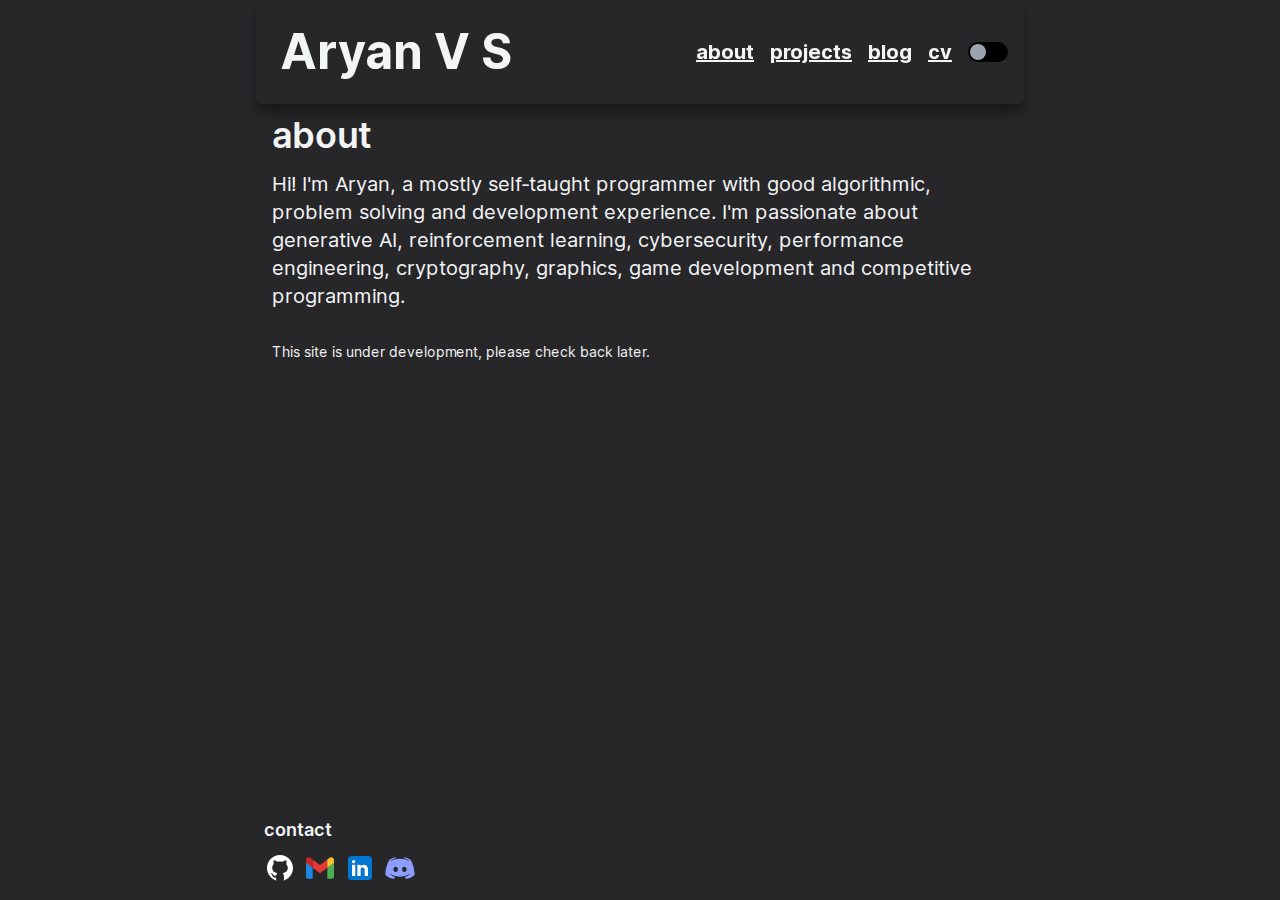
<file: index.html>
<!DOCTYPE html><html lang="en"><head><meta charSet="utf-8"/><meta name="viewport" content="width=device-width, initial-scale=1"/><link rel="preload" href="/_next/static/media/c9a5bc6a7c948fb0-s.p.woff2" as="font" crossorigin="" type="font/woff2"/><link rel="stylesheet" href="/_next/static/css/4c71f45e7ee5afc1.css" crossorigin="" data-precedence="next"/><link rel="preload" as="script" fetchPriority="low" href="/_next/static/chunks/webpack-1b3f87d4649952c0.js" crossorigin=""/><script src="/_next/static/chunks/fd9d1056-13a3caef389136f9.js" async="" crossorigin=""></script><script src="/_next/static/chunks/938-8617b516b244512c.js" async="" crossorigin=""></script><script src="/_next/static/chunks/main-app-360fa8a48116abc0.js" async="" crossorigin=""></script><script src="/_next/static/chunks/915-097d4a36ed8f0fca.js" async=""></script><script src="/_next/static/chunks/app/layout-c356bb70aa365022.js" async=""></script><link rel="icon" href="/favicon.ico" type="image/x-icon" sizes="16x16"/><meta name="next-size-adjust"/><script src="/_next/static/chunks/polyfills-c67a75d1b6f99dc8.js" crossorigin="" noModule=""></script></head><body class="__className_aaf875 dark-mode"><header><nav><a href="/" class="name">Aryan V S</a><div class="flex justify-between items-center space-x-4 mx-2"><a class="navlink" href="/">about</a><a class="navlink" href="/projects/">projects</a><a class="navlink" href="/">blog</a><a class="navlink" target="_blank" href="https://drive.google.com/file/d/1A53ZjSHKMQQxEl6R5EmiEUSYJK4_dA0x/view">cv</a><div class="toggle-button"><div class="toggle-icon"><div class="moon-icon">🌙</div><div class="sun-icon">☀️</div></div><div class="toggle-switch"></div></div></div></nav></header><main><div><span class="heading">about</span><p class="mt-2 text-xl">
          Hi! I&#x27;m Aryan, a mostly self-taught programmer with good algorithmic, problem solving and development
          experience. I&#x27;m passionate about generative AI, reinforcement learning, cybersecurity, performance
          engineering, cryptography, graphics, game development and competitive programming.
        </p><p class="pt-8 text-sm">This site is under development, please check back later.</p></div></main><footer><span class="font-semibold text-lg">contact</span><div><div class="contact"><a href="https://github.com/a-r-r-o-w" target="_blank" rel="noreferrer" aria-label="GitHub"><svg xmlns="http://www.w3.org/2000/svg" class="contact_link links__github" viewBox="0,0,256,256"><g fill-rule="nonzero" stroke="none" stroke-width="1" stroke-linecap="butt" stroke-linejoin="miter" stroke-miterlimit="10" stroke-dasharray="" stroke-dashoffset="0" font-family="none" font-weight="none" font-size="none" text-anchor="none" style="mix-blend-mode:normal"><g transform="scale(4,4)"><path d="M32,6c-14.359,0 -26,11.641 -26,26c0,12.277 8.512,22.56 19.955,25.286c-0.592,-0.141 -1.179,-0.299 -1.755,-0.479v-5.957c0,0 -0.975,0.325 -2.275,0.325c-3.637,0 -5.148,-3.245 -5.525,-4.875c-0.229,-0.993 -0.827,-1.934 -1.469,-2.509c-0.767,-0.684 -1.126,-0.686 -1.131,-0.92c-0.01,-0.491 0.658,-0.471 0.975,-0.471c1.625,0 2.857,1.729 3.429,2.623c1.417,2.207 2.938,2.577 3.721,2.577c0.975,0 1.817,-0.146 2.397,-0.426c0.268,-1.888 1.108,-3.57 2.478,-4.774c-6.097,-1.219 -10.4,-4.716 -10.4,-10.4c0,-2.928 1.175,-5.619 3.133,-7.792c-0.2,-0.567 -0.533,-1.714 -0.533,-3.583c0,-1.235 0.086,-2.751 0.65,-4.225c0,0 3.708,0.026 7.205,3.338c1.614,-0.47 3.341,-0.738 5.145,-0.738c1.804,0 3.531,0.268 5.145,0.738c3.497,-3.312 7.205,-3.338 7.205,-3.338c0.567,1.474 0.65,2.99 0.65,4.225c0,2.015 -0.268,3.19 -0.432,3.697c1.898,2.153 3.032,4.802 3.032,7.678c0,5.684 -4.303,9.181 -10.4,10.4c1.628,1.43 2.6,3.513 2.6,5.85v8.557c-0.576,0.181 -1.162,0.338 -1.755,0.479c11.443,-2.726 19.955,-13.009 19.955,-25.286c0,-14.359 -11.641,-26 -26,-26zM33.813,57.93c-0.599,0.042 -1.203,0.07 -1.813,0.07c0.61,0 1.213,-0.029 1.813,-0.07zM37.786,57.346c-1.164,0.265 -2.357,0.451 -3.575,0.554c1.218,-0.103 2.411,-0.29 3.575,-0.554zM32,58c-0.61,0 -1.214,-0.028 -1.813,-0.07c0.6,0.041 1.203,0.07 1.813,0.07zM29.788,57.9c-1.217,-0.103 -2.411,-0.289 -3.574,-0.554c1.164,0.264 2.357,0.451 3.574,0.554z"></path></g></g></svg></a><a href="mailto:contact.aryanvs@gmail.com" target="_blank" rel="noreferrer" aria-label="Email"><svg xmlns="http://www.w3.org/2000/svg" class="contact_link" viewBox="0 0 48 48"><path fill="#4caf50" d="M45,16.2l-5,2.75l-5,4.75L35,40h7c1.657,0,3-1.343,3-3V16.2z"></path><path fill="#1e88e5" d="M3,16.2l3.614,1.71L13,23.7V40H6c-1.657,0-3-1.343-3-3V16.2z"></path><polygon fill="#e53935" points="35,11.2 24,19.45 13,11.2 12,17 13,23.7 24,31.95 35,23.7 36,17"></polygon><path fill="#c62828" d="M3,12.298V16.2l10,7.5V11.2L9.876,8.859C9.132,8.301,8.228,8,7.298,8h0C4.924,8,3,9.924,3,12.298z"></path><path fill="#fbc02d" d="M45,12.298V16.2l-10,7.5V11.2l3.124-2.341C38.868,8.301,39.772,8,40.702,8h0 C43.076,8,45,9.924,45,12.298z"></path></svg></a><a href="https://linkedin.com/in/aryan-v-s" target="_blank" rel="noreferrer" aria-label="LinkedIn"><svg xmlns="http://www.w3.org/2000/svg" class="contact_link" viewBox="0 0 48 48"><path fill="#0078d4" d="M42,37c0,2.762-2.238,5-5,5H11c-2.761,0-5-2.238-5-5V11c0-2.762,2.239-5,5-5h26c2.762,0,5,2.238,5,5 V37z"></path><path d="M30,37V26.901c0-1.689-0.819-2.698-2.192-2.698c-0.815,0-1.414,0.459-1.779,1.364 c-0.017,0.064-0.041,0.325-0.031,1.114L26,37h-7V18h7v1.061C27.022,18.356,28.275,18,29.738,18c4.547,0,7.261,3.093,7.261,8.274 L37,37H30z M11,37V18h3.457C12.454,18,11,16.528,11,14.499C11,12.472,12.478,11,14.514,11c2.012,0,3.445,1.431,3.486,3.479 C18,16.523,16.521,18,14.485,18H18v19H11z" opacity=".05"></path><path d="M30.5,36.5v-9.599c0-1.973-1.031-3.198-2.692-3.198c-1.295,0-1.935,0.912-2.243,1.677 c-0.082,0.199-0.071,0.989-0.067,1.326L25.5,36.5h-6v-18h6v1.638c0.795-0.823,2.075-1.638,4.238-1.638 c4.233,0,6.761,2.906,6.761,7.774L36.5,36.5H30.5z M11.5,36.5v-18h6v18H11.5z M14.457,17.5c-1.713,0-2.957-1.262-2.957-3.001 c0-1.738,1.268-2.999,3.014-2.999c1.724,0,2.951,1.229,2.986,2.989c0,1.749-1.268,3.011-3.015,3.011H14.457z" opacity=".07"></path><path fill="#fff" d="M12,19h5v17h-5V19z M14.485,17h-0.028C12.965,17,12,15.888,12,14.499C12,13.08,12.995,12,14.514,12 c1.521,0,2.458,1.08,2.486,2.499C17,15.887,16.035,17,14.485,17z M36,36h-5v-9.099c0-2.198-1.225-3.698-3.192-3.698 c-1.501,0-2.313,1.012-2.707,1.99C24.957,25.543,25,26.511,25,27v9h-5V19h5v2.616C25.721,20.5,26.85,19,29.738,19 c3.578,0,6.261,2.25,6.261,7.274L36,36L36,36z"></path></svg></a><a href="https://discordapp.com/users/761868631021584406" target="_blank" rel="noreferrer" aria-label="Discord"><svg xmlns="http://www.w3.org/2000/svg" class="contact_link" viewBox="0 0 48 48"><path fill="#8c9eff" d="M40,12c0,0-4.585-3.588-10-4l-0.488,0.976C34.408,10.174,36.654,11.891,39,14c-4.045-2.065-8.039-4-15-4s-10.955,1.935-15,4c2.346-2.109,5.018-4.015,9.488-5.024L18,8c-5.681,0.537-10,4-10,4s-5.121,7.425-6,22c5.162,5.953,13,6,13,6l1.639-2.185C13.857,36.848,10.715,35.121,8,32c3.238,2.45,8.125,5,16,5s12.762-2.55,16-5c-2.715,3.121-5.857,4.848-8.639,5.815L33,40c0,0,7.838-0.047,13-6C45.121,19.425,40,12,40,12z M17.5,30c-1.933,0-3.5-1.791-3.5-4c0-2.209,1.567-4,3.5-4s3.5,1.791,3.5,4C21,28.209,19.433,30,17.5,30z M30.5,30c-1.933,0-3.5-1.791-3.5-4c0-2.209,1.567-4,3.5-4s3.5,1.791,3.5,4C34,28.209,32.433,30,30.5,30z"></path></svg></a></div></div></footer><script src="/_next/static/chunks/webpack-1b3f87d4649952c0.js" crossorigin="" async=""></script><script>(self.__next_f=self.__next_f||[]).push([0]);self.__next_f.push([2,null])</script><script>self.__next_f.push([1,"1:HL[\"/_next/static/media/c9a5bc6a7c948fb0-s.p.woff2\",\"font\",{\"crossOrigin\":\"\",\"type\":\"font/woff2\"}]\n2:HL[\"/_next/static/css/4c71f45e7ee5afc1.css\",\"style\",{\"crossOrigin\":\"\"}]\n0:\"$L3\"\n"])</script><script>self.__next_f.push([1,"4:I[7690,[],\"\"]\n6:I[8632,[\"915\",\"static/chunks/915-097d4a36ed8f0fca.js\",\"185\",\"static/chunks/app/layout-c356bb70aa365022.js\"],\"\"]\n7:I[5613,[],\"\"]\n8:I[1778,[],\"\"]\na:I[8955,[],\"\"]\n"])</script><script>self.__next_f.push([1,"3:[[[\"$\",\"link\",\"0\",{\"rel\":\"stylesheet\",\"href\":\"/_next/static/css/4c71f45e7ee5afc1.css\",\"precedence\":\"next\",\"crossOrigin\":\"\"}]],[\"$\",\"$L4\",null,{\"buildId\":\"K4gmFVLDlKk3DzfEMwc1U\",\"assetPrefix\":\"\",\"initialCanonicalUrl\":\"/\",\"initialTree\":[\"\",{\"children\":[\"__PAGE__\",{}]},\"$undefined\",\"$undefined\",true],\"initialSeedData\":[\"\",{\"children\":[\"__PAGE__\",{},[\"$L5\",[\"$\",\"main\",null,{\"children\":[\"$\",\"div\",null,{\"children\":[[\"$\",\"span\",null,{\"className\":\"heading\",\"children\":\"about\"}],[\"$\",\"p\",null,{\"className\":\"mt-2 text-xl\",\"children\":\"\\n          Hi! I'm Aryan, a mostly self-taught programmer with good algorithmic, problem solving and development\\n          experience. I'm passionate about generative AI, reinforcement learning, cybersecurity, performance\\n          engineering, cryptography, graphics, game development and competitive programming.\\n        \"}],[\"$\",\"p\",null,{\"className\":\"pt-8 text-sm\",\"children\":\"This site is under development, please check back later.\"}]]}]}],null]]},[null,[\"$\",\"$L6\",null,{\"children\":[\"$\",\"$L7\",null,{\"parallelRouterKey\":\"children\",\"segmentPath\":[\"children\"],\"loading\":\"$undefined\",\"loadingStyles\":\"$undefined\",\"loadingScripts\":\"$undefined\",\"hasLoading\":false,\"error\":\"$undefined\",\"errorStyles\":\"$undefined\",\"errorScripts\":\"$undefined\",\"template\":[\"$\",\"$L8\",null,{}],\"templateStyles\":\"$undefined\",\"templateScripts\":\"$undefined\",\"notFound\":[[\"$\",\"title\",null,{\"children\":\"404: This page could not be found.\"}],[\"$\",\"div\",null,{\"style\":{\"fontFamily\":\"system-ui,\\\"Segoe UI\\\",Roboto,Helvetica,Arial,sans-serif,\\\"Apple Color Emoji\\\",\\\"Segoe UI Emoji\\\"\",\"height\":\"100vh\",\"textAlign\":\"center\",\"display\":\"flex\",\"flexDirection\":\"column\",\"alignItems\":\"center\",\"justifyContent\":\"center\"},\"children\":[\"$\",\"div\",null,{\"children\":[[\"$\",\"style\",null,{\"dangerouslySetInnerHTML\":{\"__html\":\"body{color:#000;background:#fff;margin:0}.next-error-h1{border-right:1px solid rgba(0,0,0,.3)}@media (prefers-color-scheme:dark){body{color:#fff;background:#000}.next-error-h1{border-right:1px solid rgba(255,255,255,.3)}}\"}}],[\"$\",\"h1\",null,{\"className\":\"next-error-h1\",\"style\":{\"display\":\"inline-block\",\"margin\":\"0 20px 0 0\",\"padding\":\"0 23px 0 0\",\"fontSize\":24,\"fontWeight\":500,\"verticalAlign\":\"top\",\"lineHeight\":\"49px\"},\"children\":\"404\"}],[\"$\",\"div\",null,{\"style\":{\"display\":\"inline-block\"},\"children\":[\"$\",\"h2\",null,{\"style\":{\"fontSize\":14,\"fontWeight\":400,\"lineHeight\":\"49px\",\"margin\":0},\"children\":\"This page could not be found.\"}]}]]}]}]],\"notFoundStyles\":[],\"styles\":null}],\"params\":{}}],null]],\"initialHead\":[false,\"$L9\"],\"globalErrorComponent\":\"$a\"}]]\n"])</script><script>self.__next_f.push([1,"9:[[\"$\",\"meta\",\"0\",{\"name\":\"viewport\",\"content\":\"width=device-width, initial-scale=1\"}],[\"$\",\"meta\",\"1\",{\"charSet\":\"utf-8\"}],[\"$\",\"link\",\"2\",{\"rel\":\"icon\",\"href\":\"/favicon.ico\",\"type\":\"image/x-icon\",\"sizes\":\"16x16\"}],[\"$\",\"meta\",\"3\",{\"name\":\"next-size-adjust\"}]]\n5:null\n"])</script><script>self.__next_f.push([1,""])</script></body></html>
</file>
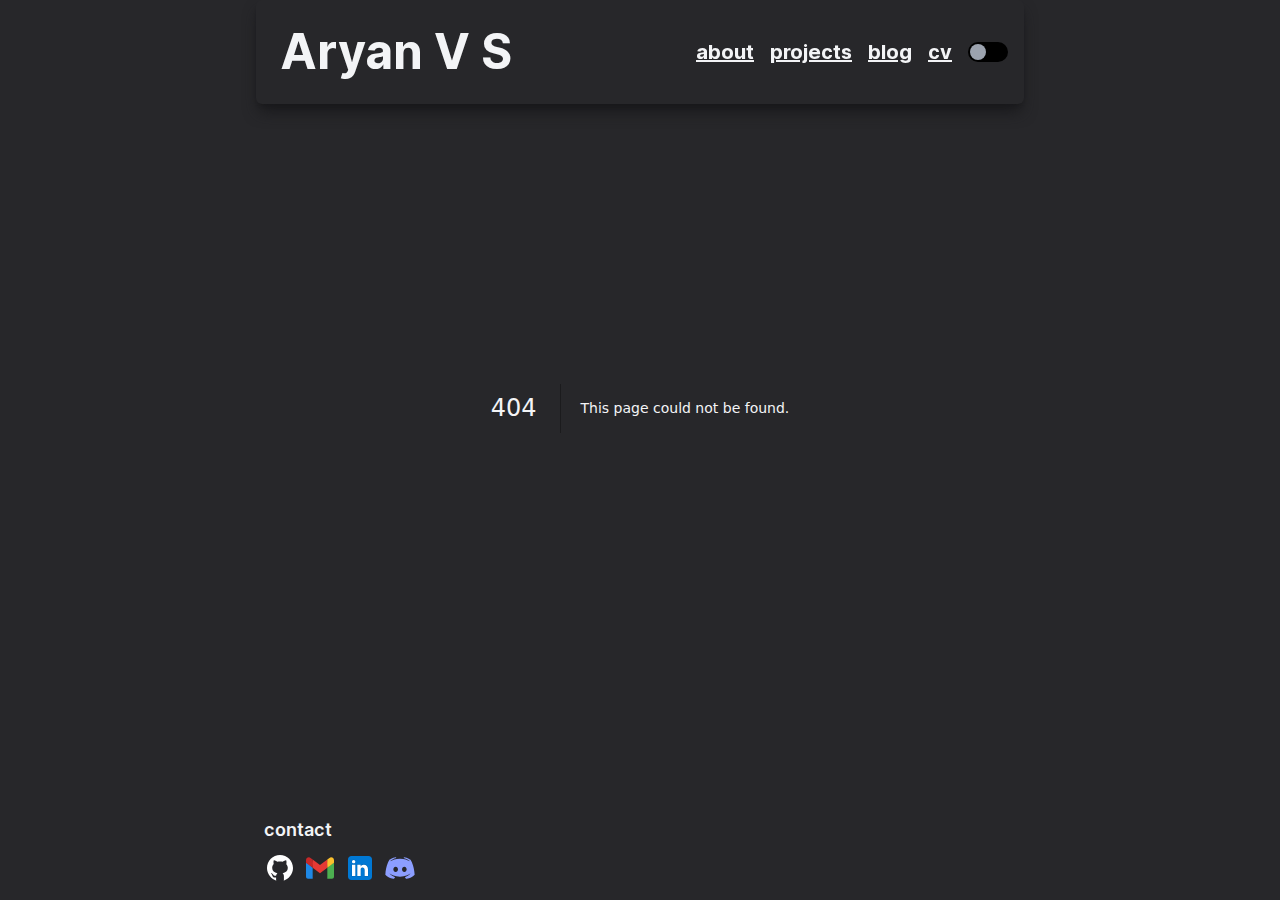
<file: 404/index.html>
<!DOCTYPE html><html lang="en"><head><meta charSet="utf-8"/><meta name="viewport" content="width=device-width, initial-scale=1"/><link rel="preload" href="/_next/static/media/c9a5bc6a7c948fb0-s.p.woff2" as="font" crossorigin="" type="font/woff2"/><link rel="stylesheet" href="/_next/static/css/4c71f45e7ee5afc1.css" crossorigin="" data-precedence="next"/><link rel="preload" as="script" fetchPriority="low" href="/_next/static/chunks/webpack-1b3f87d4649952c0.js" crossorigin=""/><script src="/_next/static/chunks/fd9d1056-13a3caef389136f9.js" async="" crossorigin=""></script><script src="/_next/static/chunks/938-8617b516b244512c.js" async="" crossorigin=""></script><script src="/_next/static/chunks/main-app-360fa8a48116abc0.js" async="" crossorigin=""></script><script src="/_next/static/chunks/915-097d4a36ed8f0fca.js" async=""></script><script src="/_next/static/chunks/app/layout-c356bb70aa365022.js" async=""></script><title>404: This page could not be found.</title><meta name="next-size-adjust"/><script src="/_next/static/chunks/polyfills-c67a75d1b6f99dc8.js" crossorigin="" noModule=""></script></head><body class="__className_aaf875 dark-mode"><header><nav><a href="/" class="name">Aryan V S</a><div class="flex justify-between items-center space-x-4 mx-2"><a class="navlink" href="/">about</a><a class="navlink" href="/projects/">projects</a><a class="navlink" href="/">blog</a><a class="navlink" target="_blank" href="https://drive.google.com/file/d/1A53ZjSHKMQQxEl6R5EmiEUSYJK4_dA0x/view">cv</a><div class="toggle-button"><div class="toggle-icon"><div class="moon-icon">🌙</div><div class="sun-icon">☀️</div></div><div class="toggle-switch"></div></div></div></nav></header><div style="font-family:system-ui,&quot;Segoe UI&quot;,Roboto,Helvetica,Arial,sans-serif,&quot;Apple Color Emoji&quot;,&quot;Segoe UI Emoji&quot;;height:100vh;text-align:center;display:flex;flex-direction:column;align-items:center;justify-content:center"><div><style>body{color:#000;background:#fff;margin:0}.next-error-h1{border-right:1px solid rgba(0,0,0,.3)}@media (prefers-color-scheme:dark){body{color:#fff;background:#000}.next-error-h1{border-right:1px solid rgba(255,255,255,.3)}}</style><h1 class="next-error-h1" style="display:inline-block;margin:0 20px 0 0;padding:0 23px 0 0;font-size:24px;font-weight:500;vertical-align:top;line-height:49px">404</h1><div style="display:inline-block"><h2 style="font-size:14px;font-weight:400;line-height:49px;margin:0">This page could not be found.</h2></div></div></div><footer><span class="font-semibold text-lg">contact</span><div><div class="contact"><a href="https://github.com/a-r-r-o-w" target="_blank" rel="noreferrer" aria-label="GitHub"><svg xmlns="http://www.w3.org/2000/svg" class="contact_link links__github" viewBox="0,0,256,256"><g fill-rule="nonzero" stroke="none" stroke-width="1" stroke-linecap="butt" stroke-linejoin="miter" stroke-miterlimit="10" stroke-dasharray="" stroke-dashoffset="0" font-family="none" font-weight="none" font-size="none" text-anchor="none" style="mix-blend-mode:normal"><g transform="scale(4,4)"><path d="M32,6c-14.359,0 -26,11.641 -26,26c0,12.277 8.512,22.56 19.955,25.286c-0.592,-0.141 -1.179,-0.299 -1.755,-0.479v-5.957c0,0 -0.975,0.325 -2.275,0.325c-3.637,0 -5.148,-3.245 -5.525,-4.875c-0.229,-0.993 -0.827,-1.934 -1.469,-2.509c-0.767,-0.684 -1.126,-0.686 -1.131,-0.92c-0.01,-0.491 0.658,-0.471 0.975,-0.471c1.625,0 2.857,1.729 3.429,2.623c1.417,2.207 2.938,2.577 3.721,2.577c0.975,0 1.817,-0.146 2.397,-0.426c0.268,-1.888 1.108,-3.57 2.478,-4.774c-6.097,-1.219 -10.4,-4.716 -10.4,-10.4c0,-2.928 1.175,-5.619 3.133,-7.792c-0.2,-0.567 -0.533,-1.714 -0.533,-3.583c0,-1.235 0.086,-2.751 0.65,-4.225c0,0 3.708,0.026 7.205,3.338c1.614,-0.47 3.341,-0.738 5.145,-0.738c1.804,0 3.531,0.268 5.145,0.738c3.497,-3.312 7.205,-3.338 7.205,-3.338c0.567,1.474 0.65,2.99 0.65,4.225c0,2.015 -0.268,3.19 -0.432,3.697c1.898,2.153 3.032,4.802 3.032,7.678c0,5.684 -4.303,9.181 -10.4,10.4c1.628,1.43 2.6,3.513 2.6,5.85v8.557c-0.576,0.181 -1.162,0.338 -1.755,0.479c11.443,-2.726 19.955,-13.009 19.955,-25.286c0,-14.359 -11.641,-26 -26,-26zM33.813,57.93c-0.599,0.042 -1.203,0.07 -1.813,0.07c0.61,0 1.213,-0.029 1.813,-0.07zM37.786,57.346c-1.164,0.265 -2.357,0.451 -3.575,0.554c1.218,-0.103 2.411,-0.29 3.575,-0.554zM32,58c-0.61,0 -1.214,-0.028 -1.813,-0.07c0.6,0.041 1.203,0.07 1.813,0.07zM29.788,57.9c-1.217,-0.103 -2.411,-0.289 -3.574,-0.554c1.164,0.264 2.357,0.451 3.574,0.554z"></path></g></g></svg></a><a href="mailto:contact.aryanvs@gmail.com" target="_blank" rel="noreferrer" aria-label="Email"><svg xmlns="http://www.w3.org/2000/svg" class="contact_link" viewBox="0 0 48 48"><path fill="#4caf50" d="M45,16.2l-5,2.75l-5,4.75L35,40h7c1.657,0,3-1.343,3-3V16.2z"></path><path fill="#1e88e5" d="M3,16.2l3.614,1.71L13,23.7V40H6c-1.657,0-3-1.343-3-3V16.2z"></path><polygon fill="#e53935" points="35,11.2 24,19.45 13,11.2 12,17 13,23.7 24,31.95 35,23.7 36,17"></polygon><path fill="#c62828" d="M3,12.298V16.2l10,7.5V11.2L9.876,8.859C9.132,8.301,8.228,8,7.298,8h0C4.924,8,3,9.924,3,12.298z"></path><path fill="#fbc02d" d="M45,12.298V16.2l-10,7.5V11.2l3.124-2.341C38.868,8.301,39.772,8,40.702,8h0 C43.076,8,45,9.924,45,12.298z"></path></svg></a><a href="https://linkedin.com/in/aryan-v-s" target="_blank" rel="noreferrer" aria-label="LinkedIn"><svg xmlns="http://www.w3.org/2000/svg" class="contact_link" viewBox="0 0 48 48"><path fill="#0078d4" d="M42,37c0,2.762-2.238,5-5,5H11c-2.761,0-5-2.238-5-5V11c0-2.762,2.239-5,5-5h26c2.762,0,5,2.238,5,5 V37z"></path><path d="M30,37V26.901c0-1.689-0.819-2.698-2.192-2.698c-0.815,0-1.414,0.459-1.779,1.364 c-0.017,0.064-0.041,0.325-0.031,1.114L26,37h-7V18h7v1.061C27.022,18.356,28.275,18,29.738,18c4.547,0,7.261,3.093,7.261,8.274 L37,37H30z M11,37V18h3.457C12.454,18,11,16.528,11,14.499C11,12.472,12.478,11,14.514,11c2.012,0,3.445,1.431,3.486,3.479 C18,16.523,16.521,18,14.485,18H18v19H11z" opacity=".05"></path><path d="M30.5,36.5v-9.599c0-1.973-1.031-3.198-2.692-3.198c-1.295,0-1.935,0.912-2.243,1.677 c-0.082,0.199-0.071,0.989-0.067,1.326L25.5,36.5h-6v-18h6v1.638c0.795-0.823,2.075-1.638,4.238-1.638 c4.233,0,6.761,2.906,6.761,7.774L36.5,36.5H30.5z M11.5,36.5v-18h6v18H11.5z M14.457,17.5c-1.713,0-2.957-1.262-2.957-3.001 c0-1.738,1.268-2.999,3.014-2.999c1.724,0,2.951,1.229,2.986,2.989c0,1.749-1.268,3.011-3.015,3.011H14.457z" opacity=".07"></path><path fill="#fff" d="M12,19h5v17h-5V19z M14.485,17h-0.028C12.965,17,12,15.888,12,14.499C12,13.08,12.995,12,14.514,12 c1.521,0,2.458,1.08,2.486,2.499C17,15.887,16.035,17,14.485,17z M36,36h-5v-9.099c0-2.198-1.225-3.698-3.192-3.698 c-1.501,0-2.313,1.012-2.707,1.99C24.957,25.543,25,26.511,25,27v9h-5V19h5v2.616C25.721,20.5,26.85,19,29.738,19 c3.578,0,6.261,2.25,6.261,7.274L36,36L36,36z"></path></svg></a><a href="https://discordapp.com/users/761868631021584406" target="_blank" rel="noreferrer" aria-label="Discord"><svg xmlns="http://www.w3.org/2000/svg" class="contact_link" viewBox="0 0 48 48"><path fill="#8c9eff" d="M40,12c0,0-4.585-3.588-10-4l-0.488,0.976C34.408,10.174,36.654,11.891,39,14c-4.045-2.065-8.039-4-15-4s-10.955,1.935-15,4c2.346-2.109,5.018-4.015,9.488-5.024L18,8c-5.681,0.537-10,4-10,4s-5.121,7.425-6,22c5.162,5.953,13,6,13,6l1.639-2.185C13.857,36.848,10.715,35.121,8,32c3.238,2.45,8.125,5,16,5s12.762-2.55,16-5c-2.715,3.121-5.857,4.848-8.639,5.815L33,40c0,0,7.838-0.047,13-6C45.121,19.425,40,12,40,12z M17.5,30c-1.933,0-3.5-1.791-3.5-4c0-2.209,1.567-4,3.5-4s3.5,1.791,3.5,4C21,28.209,19.433,30,17.5,30z M30.5,30c-1.933,0-3.5-1.791-3.5-4c0-2.209,1.567-4,3.5-4s3.5,1.791,3.5,4C34,28.209,32.433,30,30.5,30z"></path></svg></a></div></div></footer><script src="/_next/static/chunks/webpack-1b3f87d4649952c0.js" crossorigin="" async=""></script><script>(self.__next_f=self.__next_f||[]).push([0]);self.__next_f.push([2,null])</script><script>self.__next_f.push([1,"1:HL[\"/_next/static/media/c9a5bc6a7c948fb0-s.p.woff2\",\"font\",{\"crossOrigin\":\"\",\"type\":\"font/woff2\"}]\n2:HL[\"/_next/static/css/4c71f45e7ee5afc1.css\",\"style\",{\"crossOrigin\":\"\"}]\n0:\"$L3\"\n"])</script><script>self.__next_f.push([1,"4:I[7690,[],\"\"]\n6:I[8632,[\"915\",\"static/chunks/915-097d4a36ed8f0fca.js\",\"185\",\"static/chunks/app/layout-c356bb70aa365022.js\"],\"\"]\n7:I[5613,[],\"\"]\n8:I[1778,[],\"\"]\ne:I[8955,[],\"\"]\n9:{\"fontFamily\":\"system-ui,\\\"Segoe UI\\\",Roboto,Helvetica,Arial,sans-serif,\\\"Apple Color Emoji\\\",\\\"Segoe UI Emoji\\\"\",\"height\":\"100vh\",\"textAlign\":\"center\",\"display\":\"flex\",\"flexDirection\":\"column\",\"alignItems\":\"center\",\"justifyContent\":\"center\"}\na:{\"display\":\"inline-block\",\"margin\":\"0 20px 0 0\",\"padding\":\"0 23px 0 0\",\"fontSize\":24,\"f"])</script><script>self.__next_f.push([1,"ontWeight\":500,\"verticalAlign\":\"top\",\"lineHeight\":\"49px\"}\nb:{\"display\":\"inline-block\"}\nc:{\"fontSize\":14,\"fontWeight\":400,\"lineHeight\":\"49px\",\"margin\":0}\n"])</script><script>self.__next_f.push([1,"3:[[[\"$\",\"link\",\"0\",{\"rel\":\"stylesheet\",\"href\":\"/_next/static/css/4c71f45e7ee5afc1.css\",\"precedence\":\"next\",\"crossOrigin\":\"\"}]],[\"$\",\"$L4\",null,{\"buildId\":\"K4gmFVLDlKk3DzfEMwc1U\",\"assetPrefix\":\"\",\"initialCanonicalUrl\":\"/_not-found/\",\"initialTree\":[\"\",{\"children\":[\"__PAGE__\",{}]},\"$undefined\",\"$undefined\",true],\"initialSeedData\":[\"\",{\"children\":[\"__PAGE__\",{},[\"$L5\",[[\"$\",\"title\",null,{\"children\":\"404: This page could not be found.\"}],[\"$\",\"div\",null,{\"style\":{\"fontFamily\":\"system-ui,\\\"Segoe UI\\\",Roboto,Helvetica,Arial,sans-serif,\\\"Apple Color Emoji\\\",\\\"Segoe UI Emoji\\\"\",\"height\":\"100vh\",\"textAlign\":\"center\",\"display\":\"flex\",\"flexDirection\":\"column\",\"alignItems\":\"center\",\"justifyContent\":\"center\"},\"children\":[\"$\",\"div\",null,{\"children\":[[\"$\",\"style\",null,{\"dangerouslySetInnerHTML\":{\"__html\":\"body{color:#000;background:#fff;margin:0}.next-error-h1{border-right:1px solid rgba(0,0,0,.3)}@media (prefers-color-scheme:dark){body{color:#fff;background:#000}.next-error-h1{border-right:1px solid rgba(255,255,255,.3)}}\"}}],[\"$\",\"h1\",null,{\"className\":\"next-error-h1\",\"style\":{\"display\":\"inline-block\",\"margin\":\"0 20px 0 0\",\"padding\":\"0 23px 0 0\",\"fontSize\":24,\"fontWeight\":500,\"verticalAlign\":\"top\",\"lineHeight\":\"49px\"},\"children\":\"404\"}],[\"$\",\"div\",null,{\"style\":{\"display\":\"inline-block\"},\"children\":[\"$\",\"h2\",null,{\"style\":{\"fontSize\":14,\"fontWeight\":400,\"lineHeight\":\"49px\",\"margin\":0},\"children\":\"This page could not be found.\"}]}]]}]}]],null]]},[null,[\"$\",\"$L6\",null,{\"children\":[\"$\",\"$L7\",null,{\"parallelRouterKey\":\"children\",\"segmentPath\":[\"children\"],\"loading\":\"$undefined\",\"loadingStyles\":\"$undefined\",\"loadingScripts\":\"$undefined\",\"hasLoading\":false,\"error\":\"$undefined\",\"errorStyles\":\"$undefined\",\"errorScripts\":\"$undefined\",\"template\":[\"$\",\"$L8\",null,{}],\"templateStyles\":\"$undefined\",\"templateScripts\":\"$undefined\",\"notFound\":[[\"$\",\"title\",null,{\"children\":\"404: This page could not be found.\"}],[\"$\",\"div\",null,{\"style\":\"$9\",\"children\":[\"$\",\"div\",null,{\"children\":[[\"$\",\"style\",null,{\"dangerouslySetInnerHTML\":{\"__html\":\"body{color:#000;background:#fff;margin:0}.next-error-h1{border-right:1px solid rgba(0,0,0,.3)}@media (prefers-color-scheme:dark){body{color:#fff;background:#000}.next-error-h1{border-right:1px solid rgba(255,255,255,.3)}}\"}}],[\"$\",\"h1\",null,{\"className\":\"next-error-h1\",\"style\":\"$a\",\"children\":\"404\"}],[\"$\",\"div\",null,{\"style\":\"$b\",\"children\":[\"$\",\"h2\",null,{\"style\":\"$c\",\"children\":\"This page could not be found.\"}]}]]}]}]],\"notFoundStyles\":[],\"styles\":null}],\"params\":{}}],null]],\"initialHead\":[false,\"$Ld\"],\"globalErrorComponent\":\"$e\"}]]\n"])</script><script>self.__next_f.push([1,"d:[[\"$\",\"meta\",\"0\",{\"name\":\"viewport\",\"content\":\"width=device-width, initial-scale=1\"}],[\"$\",\"meta\",\"1\",{\"charSet\":\"utf-8\"}],[\"$\",\"meta\",\"2\",{\"name\":\"next-size-adjust\"}]]\n5:null\n"])</script><script>self.__next_f.push([1,""])</script></body></html>
</file>
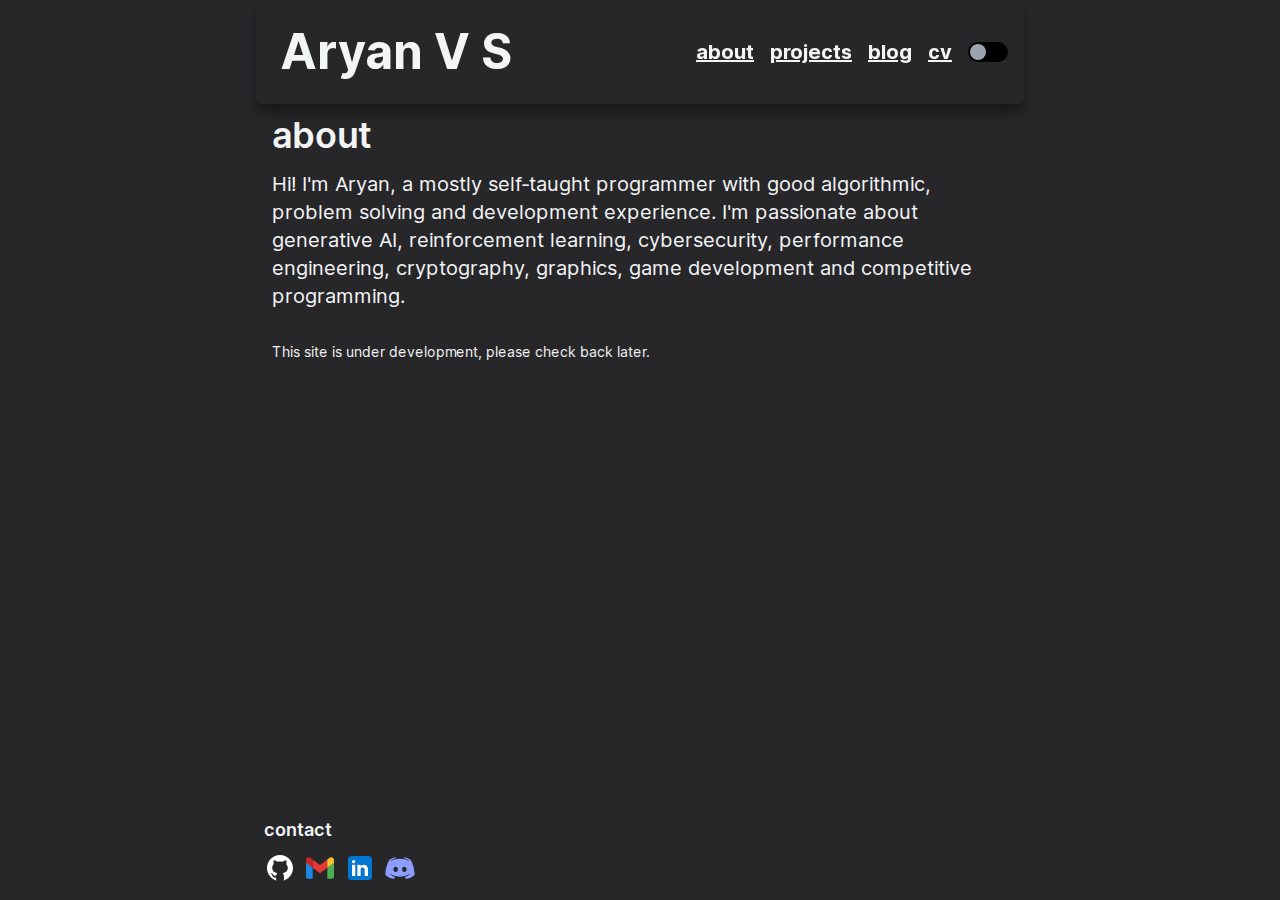
<file: about/index.html>
<!DOCTYPE html><html lang="en"><head><meta charSet="utf-8"/><meta name="viewport" content="width=device-width, initial-scale=1"/><link rel="preload" href="/_next/static/media/c9a5bc6a7c948fb0-s.p.woff2" as="font" crossorigin="" type="font/woff2"/><link rel="stylesheet" href="/_next/static/css/4c71f45e7ee5afc1.css" crossorigin="" data-precedence="next"/><link rel="preload" as="script" fetchPriority="low" href="/_next/static/chunks/webpack-1b3f87d4649952c0.js" crossorigin=""/><script src="/_next/static/chunks/fd9d1056-13a3caef389136f9.js" async="" crossorigin=""></script><script src="/_next/static/chunks/938-8617b516b244512c.js" async="" crossorigin=""></script><script src="/_next/static/chunks/main-app-360fa8a48116abc0.js" async="" crossorigin=""></script><script src="/_next/static/chunks/915-097d4a36ed8f0fca.js" async=""></script><script src="/_next/static/chunks/app/layout-c356bb70aa365022.js" async=""></script><link rel="icon" href="/favicon.ico" type="image/x-icon" sizes="16x16"/><meta name="next-size-adjust"/><script src="/_next/static/chunks/polyfills-c67a75d1b6f99dc8.js" crossorigin="" noModule=""></script></head><body class="__className_aaf875 dark-mode"><header><nav><a href="/" class="name">Aryan V S</a><div class="flex justify-between items-center space-x-4 mx-2"><a class="navlink" href="/">about</a><a class="navlink" href="/projects/">projects</a><a class="navlink" href="/">blog</a><a class="navlink" target="_blank" href="https://drive.google.com/file/d/1A53ZjSHKMQQxEl6R5EmiEUSYJK4_dA0x/view">cv</a><div class="toggle-button"><div class="toggle-icon"><div class="moon-icon">🌙</div><div class="sun-icon">☀️</div></div><div class="toggle-switch"></div></div></div></nav></header><main><div><span class="heading">about</span><p class="mt-2 text-xl">
          Hi! I&#x27;m Aryan, a mostly self-taught programmer with good algorithmic, problem solving and development
          experience. I&#x27;m passionate about generative AI, reinforcement learning, cybersecurity, performance
          engineering, cryptography, graphics, game development and competitive programming.
        </p><p class="pt-8 text-sm">This site is under development, please check back later.</p></div></main><footer><span class="font-semibold text-lg">contact</span><div><div class="contact"><a href="https://github.com/a-r-r-o-w" target="_blank" rel="noreferrer" aria-label="GitHub"><svg xmlns="http://www.w3.org/2000/svg" class="contact_link links__github" viewBox="0,0,256,256"><g fill-rule="nonzero" stroke="none" stroke-width="1" stroke-linecap="butt" stroke-linejoin="miter" stroke-miterlimit="10" stroke-dasharray="" stroke-dashoffset="0" font-family="none" font-weight="none" font-size="none" text-anchor="none" style="mix-blend-mode:normal"><g transform="scale(4,4)"><path d="M32,6c-14.359,0 -26,11.641 -26,26c0,12.277 8.512,22.56 19.955,25.286c-0.592,-0.141 -1.179,-0.299 -1.755,-0.479v-5.957c0,0 -0.975,0.325 -2.275,0.325c-3.637,0 -5.148,-3.245 -5.525,-4.875c-0.229,-0.993 -0.827,-1.934 -1.469,-2.509c-0.767,-0.684 -1.126,-0.686 -1.131,-0.92c-0.01,-0.491 0.658,-0.471 0.975,-0.471c1.625,0 2.857,1.729 3.429,2.623c1.417,2.207 2.938,2.577 3.721,2.577c0.975,0 1.817,-0.146 2.397,-0.426c0.268,-1.888 1.108,-3.57 2.478,-4.774c-6.097,-1.219 -10.4,-4.716 -10.4,-10.4c0,-2.928 1.175,-5.619 3.133,-7.792c-0.2,-0.567 -0.533,-1.714 -0.533,-3.583c0,-1.235 0.086,-2.751 0.65,-4.225c0,0 3.708,0.026 7.205,3.338c1.614,-0.47 3.341,-0.738 5.145,-0.738c1.804,0 3.531,0.268 5.145,0.738c3.497,-3.312 7.205,-3.338 7.205,-3.338c0.567,1.474 0.65,2.99 0.65,4.225c0,2.015 -0.268,3.19 -0.432,3.697c1.898,2.153 3.032,4.802 3.032,7.678c0,5.684 -4.303,9.181 -10.4,10.4c1.628,1.43 2.6,3.513 2.6,5.85v8.557c-0.576,0.181 -1.162,0.338 -1.755,0.479c11.443,-2.726 19.955,-13.009 19.955,-25.286c0,-14.359 -11.641,-26 -26,-26zM33.813,57.93c-0.599,0.042 -1.203,0.07 -1.813,0.07c0.61,0 1.213,-0.029 1.813,-0.07zM37.786,57.346c-1.164,0.265 -2.357,0.451 -3.575,0.554c1.218,-0.103 2.411,-0.29 3.575,-0.554zM32,58c-0.61,0 -1.214,-0.028 -1.813,-0.07c0.6,0.041 1.203,0.07 1.813,0.07zM29.788,57.9c-1.217,-0.103 -2.411,-0.289 -3.574,-0.554c1.164,0.264 2.357,0.451 3.574,0.554z"></path></g></g></svg></a><a href="mailto:contact.aryanvs@gmail.com" target="_blank" rel="noreferrer" aria-label="Email"><svg xmlns="http://www.w3.org/2000/svg" class="contact_link" viewBox="0 0 48 48"><path fill="#4caf50" d="M45,16.2l-5,2.75l-5,4.75L35,40h7c1.657,0,3-1.343,3-3V16.2z"></path><path fill="#1e88e5" d="M3,16.2l3.614,1.71L13,23.7V40H6c-1.657,0-3-1.343-3-3V16.2z"></path><polygon fill="#e53935" points="35,11.2 24,19.45 13,11.2 12,17 13,23.7 24,31.95 35,23.7 36,17"></polygon><path fill="#c62828" d="M3,12.298V16.2l10,7.5V11.2L9.876,8.859C9.132,8.301,8.228,8,7.298,8h0C4.924,8,3,9.924,3,12.298z"></path><path fill="#fbc02d" d="M45,12.298V16.2l-10,7.5V11.2l3.124-2.341C38.868,8.301,39.772,8,40.702,8h0 C43.076,8,45,9.924,45,12.298z"></path></svg></a><a href="https://linkedin.com/in/aryan-v-s" target="_blank" rel="noreferrer" aria-label="LinkedIn"><svg xmlns="http://www.w3.org/2000/svg" class="contact_link" viewBox="0 0 48 48"><path fill="#0078d4" d="M42,37c0,2.762-2.238,5-5,5H11c-2.761,0-5-2.238-5-5V11c0-2.762,2.239-5,5-5h26c2.762,0,5,2.238,5,5 V37z"></path><path d="M30,37V26.901c0-1.689-0.819-2.698-2.192-2.698c-0.815,0-1.414,0.459-1.779,1.364 c-0.017,0.064-0.041,0.325-0.031,1.114L26,37h-7V18h7v1.061C27.022,18.356,28.275,18,29.738,18c4.547,0,7.261,3.093,7.261,8.274 L37,37H30z M11,37V18h3.457C12.454,18,11,16.528,11,14.499C11,12.472,12.478,11,14.514,11c2.012,0,3.445,1.431,3.486,3.479 C18,16.523,16.521,18,14.485,18H18v19H11z" opacity=".05"></path><path d="M30.5,36.5v-9.599c0-1.973-1.031-3.198-2.692-3.198c-1.295,0-1.935,0.912-2.243,1.677 c-0.082,0.199-0.071,0.989-0.067,1.326L25.5,36.5h-6v-18h6v1.638c0.795-0.823,2.075-1.638,4.238-1.638 c4.233,0,6.761,2.906,6.761,7.774L36.5,36.5H30.5z M11.5,36.5v-18h6v18H11.5z M14.457,17.5c-1.713,0-2.957-1.262-2.957-3.001 c0-1.738,1.268-2.999,3.014-2.999c1.724,0,2.951,1.229,2.986,2.989c0,1.749-1.268,3.011-3.015,3.011H14.457z" opacity=".07"></path><path fill="#fff" d="M12,19h5v17h-5V19z M14.485,17h-0.028C12.965,17,12,15.888,12,14.499C12,13.08,12.995,12,14.514,12 c1.521,0,2.458,1.08,2.486,2.499C17,15.887,16.035,17,14.485,17z M36,36h-5v-9.099c0-2.198-1.225-3.698-3.192-3.698 c-1.501,0-2.313,1.012-2.707,1.99C24.957,25.543,25,26.511,25,27v9h-5V19h5v2.616C25.721,20.5,26.85,19,29.738,19 c3.578,0,6.261,2.25,6.261,7.274L36,36L36,36z"></path></svg></a><a href="https://discordapp.com/users/761868631021584406" target="_blank" rel="noreferrer" aria-label="Discord"><svg xmlns="http://www.w3.org/2000/svg" class="contact_link" viewBox="0 0 48 48"><path fill="#8c9eff" d="M40,12c0,0-4.585-3.588-10-4l-0.488,0.976C34.408,10.174,36.654,11.891,39,14c-4.045-2.065-8.039-4-15-4s-10.955,1.935-15,4c2.346-2.109,5.018-4.015,9.488-5.024L18,8c-5.681,0.537-10,4-10,4s-5.121,7.425-6,22c5.162,5.953,13,6,13,6l1.639-2.185C13.857,36.848,10.715,35.121,8,32c3.238,2.45,8.125,5,16,5s12.762-2.55,16-5c-2.715,3.121-5.857,4.848-8.639,5.815L33,40c0,0,7.838-0.047,13-6C45.121,19.425,40,12,40,12z M17.5,30c-1.933,0-3.5-1.791-3.5-4c0-2.209,1.567-4,3.5-4s3.5,1.791,3.5,4C21,28.209,19.433,30,17.5,30z M30.5,30c-1.933,0-3.5-1.791-3.5-4c0-2.209,1.567-4,3.5-4s3.5,1.791,3.5,4C34,28.209,32.433,30,30.5,30z"></path></svg></a></div></div></footer><script src="/_next/static/chunks/webpack-1b3f87d4649952c0.js" crossorigin="" async=""></script><script>(self.__next_f=self.__next_f||[]).push([0]);self.__next_f.push([2,null])</script><script>self.__next_f.push([1,"1:HL[\"/_next/static/media/c9a5bc6a7c948fb0-s.p.woff2\",\"font\",{\"crossOrigin\":\"\",\"type\":\"font/woff2\"}]\n2:HL[\"/_next/static/css/4c71f45e7ee5afc1.css\",\"style\",{\"crossOrigin\":\"\"}]\n0:\"$L3\"\n"])</script><script>self.__next_f.push([1,"4:I[7690,[],\"\"]\n6:I[5613,[],\"\"]\n7:I[1778,[],\"\"]\n8:I[8632,[\"915\",\"static/chunks/915-097d4a36ed8f0fca.js\",\"185\",\"static/chunks/app/layout-c356bb70aa365022.js\"],\"\"]\na:I[8955,[],\"\"]\n"])</script><script>self.__next_f.push([1,"3:[[[\"$\",\"link\",\"0\",{\"rel\":\"stylesheet\",\"href\":\"/_next/static/css/4c71f45e7ee5afc1.css\",\"precedence\":\"next\",\"crossOrigin\":\"\"}]],[\"$\",\"$L4\",null,{\"buildId\":\"K4gmFVLDlKk3DzfEMwc1U\",\"assetPrefix\":\"\",\"initialCanonicalUrl\":\"/about/\",\"initialTree\":[\"\",{\"children\":[\"about\",{\"children\":[\"__PAGE__\",{}]}]},\"$undefined\",\"$undefined\",true],\"initialSeedData\":[\"\",{\"children\":[\"about\",{\"children\":[\"__PAGE__\",{},[\"$L5\",[\"$\",\"main\",null,{\"children\":[\"$\",\"div\",null,{\"children\":[[\"$\",\"span\",null,{\"className\":\"heading\",\"children\":\"about\"}],[\"$\",\"p\",null,{\"className\":\"mt-2 text-xl\",\"children\":\"\\n          Hi! I'm Aryan, a mostly self-taught programmer with good algorithmic, problem solving and development\\n          experience. I'm passionate about generative AI, reinforcement learning, cybersecurity, performance\\n          engineering, cryptography, graphics, game development and competitive programming.\\n        \"}],[\"$\",\"p\",null,{\"className\":\"pt-8 text-sm\",\"children\":\"This site is under development, please check back later.\"}]]}]}],null]]},[\"$\",\"$L6\",null,{\"parallelRouterKey\":\"children\",\"segmentPath\":[\"children\",\"about\",\"children\"],\"loading\":\"$undefined\",\"loadingStyles\":\"$undefined\",\"loadingScripts\":\"$undefined\",\"hasLoading\":false,\"error\":\"$undefined\",\"errorStyles\":\"$undefined\",\"errorScripts\":\"$undefined\",\"template\":[\"$\",\"$L7\",null,{}],\"templateStyles\":\"$undefined\",\"templateScripts\":\"$undefined\",\"notFound\":\"$undefined\",\"notFoundStyles\":\"$undefined\",\"styles\":null}]]},[null,[\"$\",\"$L8\",null,{\"children\":[\"$\",\"$L6\",null,{\"parallelRouterKey\":\"children\",\"segmentPath\":[\"children\"],\"loading\":\"$undefined\",\"loadingStyles\":\"$undefined\",\"loadingScripts\":\"$undefined\",\"hasLoading\":false,\"error\":\"$undefined\",\"errorStyles\":\"$undefined\",\"errorScripts\":\"$undefined\",\"template\":[\"$\",\"$L7\",null,{}],\"templateStyles\":\"$undefined\",\"templateScripts\":\"$undefined\",\"notFound\":[[\"$\",\"title\",null,{\"children\":\"404: This page could not be found.\"}],[\"$\",\"div\",null,{\"style\":{\"fontFamily\":\"system-ui,\\\"Segoe UI\\\",Roboto,Helvetica,Arial,sans-serif,\\\"Apple Color Emoji\\\",\\\"Segoe UI Emoji\\\"\",\"height\":\"100vh\",\"textAlign\":\"center\",\"display\":\"flex\",\"flexDirection\":\"column\",\"alignItems\":\"center\",\"justifyContent\":\"center\"},\"children\":[\"$\",\"div\",null,{\"children\":[[\"$\",\"style\",null,{\"dangerouslySetInnerHTML\":{\"__html\":\"body{color:#000;background:#fff;margin:0}.next-error-h1{border-right:1px solid rgba(0,0,0,.3)}@media (prefers-color-scheme:dark){body{color:#fff;background:#000}.next-error-h1{border-right:1px solid rgba(255,255,255,.3)}}\"}}],[\"$\",\"h1\",null,{\"className\":\"next-error-h1\",\"style\":{\"display\":\"inline-block\",\"margin\":\"0 20px 0 0\",\"padding\":\"0 23px 0 0\",\"fontSize\":24,\"fontWeight\":500,\"verticalAlign\":\"top\",\"lineHeight\":\"49px\"},\"children\":\"404\"}],[\"$\",\"div\",null,{\"style\":{\"display\":\"inline-block\"},\"children\":[\"$\",\"h2\",null,{\"style\":{\"fontSize\":14,\"fontWeight\":400,\"lineHeight\":\"49px\",\"margin\":0},\"children\":\"This page could not be found.\"}]}]]}]}]],\"notFoundStyles\":[],\"styles\":null}],\"params\":{}}],null]],\"initialHead\":[false,\"$L9\"],\"globalErrorComponent\":\"$a\"}]]\n"])</script><script>self.__next_f.push([1,"9:[[\"$\",\"meta\",\"0\",{\"name\":\"viewport\",\"content\":\"width=device-width, initial-scale=1\"}],[\"$\",\"meta\",\"1\",{\"charSet\":\"utf-8\"}],[\"$\",\"link\",\"2\",{\"rel\":\"icon\",\"href\":\"/favicon.ico\",\"type\":\"image/x-icon\",\"sizes\":\"16x16\"}],[\"$\",\"meta\",\"3\",{\"name\":\"next-size-adjust\"}]]\n5:null\n"])</script><script>self.__next_f.push([1,""])</script></body></html>
</file>
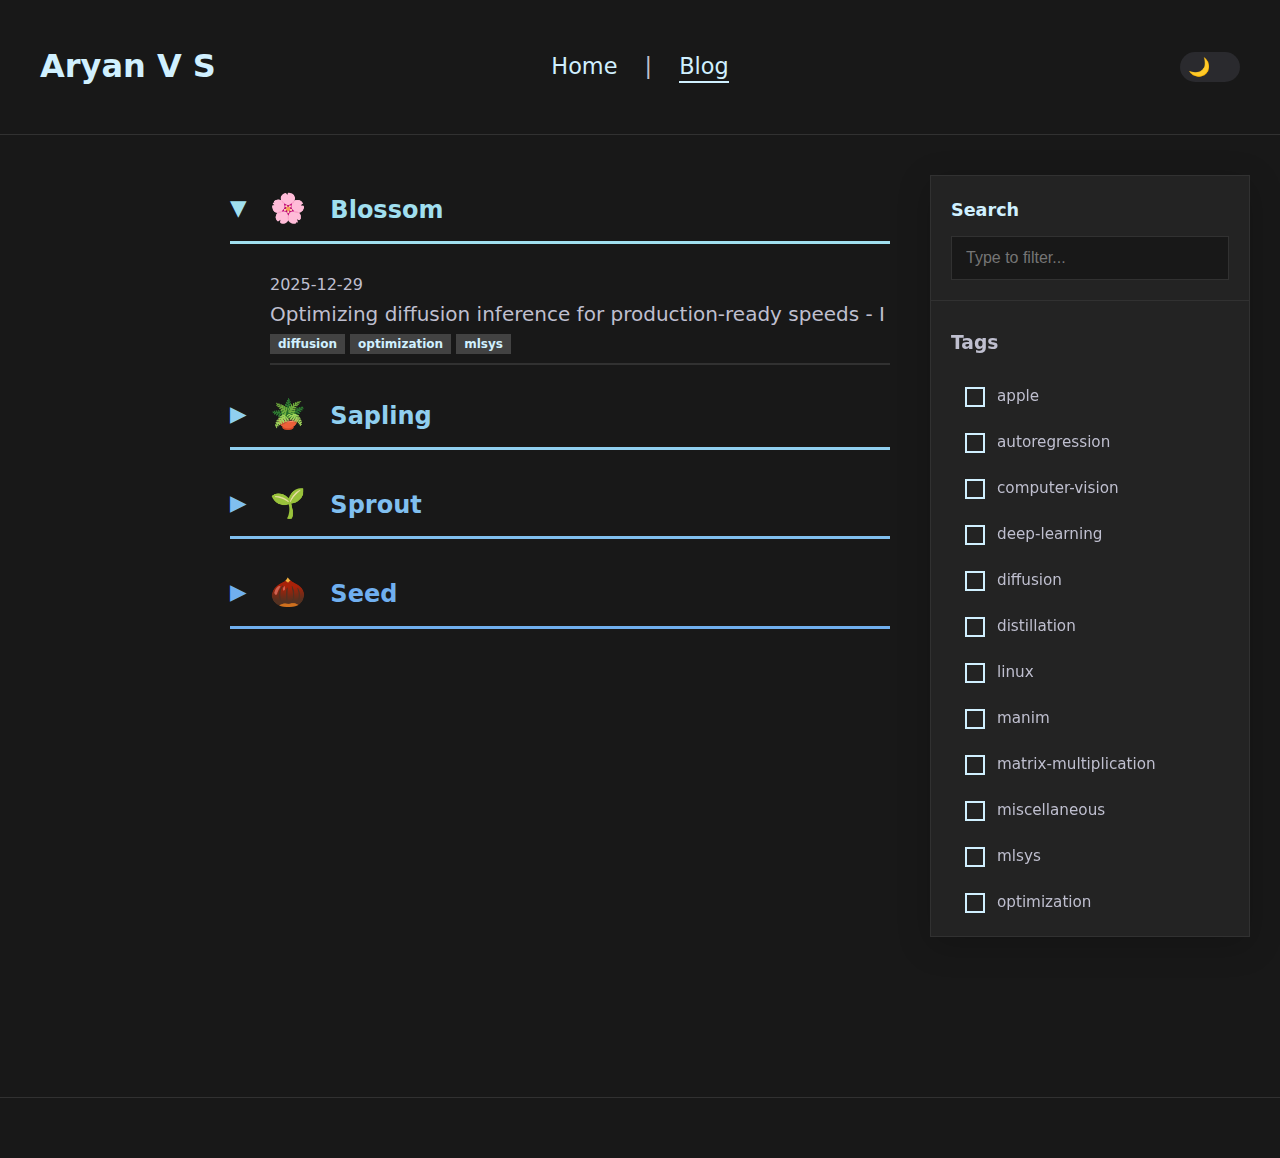
<file: blog/index.html>
<!DOCTYPE html>
<html lang="en">
<head>
    <meta charset="UTF-8">
    <title>Blog</title>
    <script>
      (function() {
        const t = localStorage.getItem('theme') || (matchMedia('(prefers-color-scheme: light)').matches ? 'light' : 'dark');
        document.documentElement.dataset.theme = t;
      })();
    </script>
    <link rel="stylesheet" href="/assets/style.css">
    <link rel="stylesheet" href="https://cdnjs.cloudflare.com/ajax/libs/font-awesome/6.6.0/css/all.min.css" 
      integrity="sha512-Kc323vGBEqzTmouAECnVceyQqyqdsSiqLQISBL29aUW4U/M7pSPA/gEUZQqv1cwx4OnYxTxve5UMg5GT6L4JJg==" 
      crossorigin="anonymous" referrerpolicy="no-referrer" />
    <script async src="https://www.googletagmanager.com/gtag/js?id=G-R1R7JKELB2"></script>
    <script>
      window.dataLayer = window.dataLayer || [];
      function gtag(){dataLayer.push(arguments);}
      gtag('js', new Date());
      gtag('config', 'G-R1R7JKELB2', {
        'page_title': 'Aryan V S - Blog',
        'page_path': '/blog/',
        'allow_google_signals': false,
        'allow_ad_personalization_signals': false
      });
    </script>
</head>
<body data-theme="dark">
    <header>
        <div class="header-inner">
            <a href="/"><h1>Aryan V S</h1></a>
            <nav>
                <a href="/">Home</a> | <a href="/blog/" aria-current="page">Blog</a>
            </nav>
            <div class="theme-toggle">
                <label class="switch">
                    <input type="checkbox">
                    <span class="slider"></span>
                </label>
            </div>
        </div>
    </header>
    <div class="content-wrapper">
        <div class="page-wrapper">
            <div class="left-padding"></div>
            <main class="center-content blog-page" id="blog-content">
                <details open><summary><span class="cat-icon">🌸</span> Blossom</summary><ul><li class="post-item" data-tags="diffusion optimization mlsys"><div class="post-info"><div class="post-date">2025-12-29</div><a href="/blog/3_blossom/00001_productionizing_diffusion-1/index.html">Optimizing diffusion inference for production-ready speeds - I</a><div class="post-tags"><span class="tag">diffusion</span> <span class="tag">optimization</span> <span class="tag">mlsys</span></div></div></li>
</ul></details>
<details ><summary><span class="cat-icon">🪴</span> Sapling</summary><ul><li class="post-item" data-tags="resources apple"><div class="post-info"><div class="post-date">2025-11-11</div><a href="/blog/2_sapling/00000_apple_default_editor_vscode/index.html">Setting VS Code as the default editor on MacOS</a><div class="post-tags"><span class="tag">resources</span> <span class="tag">apple</span></div></div></li>
</ul></details>
<details ><summary><span class="cat-icon">🌱</span> Sprout</summary><ul><li class="post-item" data-tags="computer-vision diffusion autoregression distillation world-models"><div class="post-info"><div class="post-date">2025-11-04</div><a href="/blog/1_sprout/00003_greedy_distill/index.html">Greedy Distill: Efficient Video Generative Modeling With Linear Time Complexity</a><div class="post-tags"><span class="tag">computer-vision</span> <span class="tag">diffusion</span> <span class="tag">autoregression</span> <span class="tag">distillation</span> <span class="tag">world-models</span></div></div></li>
<li class="post-item" data-tags="computer-vision diffusion autoregression world-models"><div class="post-info"><div class="post-date">2025-10-03</div><a href="/blog/1_sprout/00002_matrix_game_2_0/index.html">Matrix-Game 2.0: An Open-Source, Real-Time, and Streaming Interactive World Model</a><div class="post-tags"><span class="tag">computer-vision</span> <span class="tag">diffusion</span> <span class="tag">autoregression</span> <span class="tag">world-models</span></div></div></li>
<li class="post-item" data-tags="computer-vision diffusion autoregression world-models"><div class="post-info"><div class="post-date">2025-09-02</div><a href="/blog/1_sprout/00001_self_forcing/index.html">Self Forcing: Bridging the Train-Test Gap in Autoregressive Video Diffusion</a><div class="post-tags"><span class="tag">computer-vision</span> <span class="tag">diffusion</span> <span class="tag">autoregression</span> <span class="tag">world-models</span></div></div></li>
<li class="post-item" data-tags="deep-learning computer-vision diffusion"><div class="post-info"><div class="post-date">2025-08-02</div><a href="/blog/1_sprout/00000_pulid/index.html">PuLID: Pure and Lightning ID Customization via Contrastive Alignment</a><div class="post-tags"><span class="tag">deep-learning</span> <span class="tag">computer-vision</span> <span class="tag">diffusion</span></div></div></li>
</ul></details>
<details ><summary><span class="cat-icon">🌰</span> Seed</summary><ul><li class="post-item" data-tags="linux slurm miscellaneous"><div class="post-info"><div class="post-date">2025-11-02</div><a href="/blog/0_seed/00005_commands_list/index.html">CLI stash</a><div class="post-tags"><span class="tag">linux</span> <span class="tag">slurm</span> <span class="tag">miscellaneous</span></div></div></li>
<li class="post-item" data-tags="miscellaneous"><div class="post-info"><div class="post-date">2025-09-11</div><a href="/blog/0_seed/00004_reading_list/index.html">Read/Watch List</a><div class="post-tags"><span class="tag">miscellaneous</span></div></div></li>
<li class="post-item" data-tags="deep-learning transformer world-models"><div class="post-info"><div class="post-date">2025-09-07</div><a href="/blog/0_seed/00003_sasha_rush_world_models/index.html">AI World Models (Keyon Vafa)</a><div class="post-tags"><span class="tag">deep-learning</span> <span class="tag">transformer</span> <span class="tag">world-models</span></div></div></li>
<li class="post-item" data-tags="miscellaneous manim"><div class="post-info"><div class="post-date">2025-08-20</div><a href="/blog/0_seed/00002_video_to_manimation/index.html">Video to Manimation</a><div class="post-tags"><span class="tag">miscellaneous</span> <span class="tag">manim</span></div></div></li>
<li class="post-item" data-tags="taxonomy"><div class="post-info"><div class="post-date">2025-08-05</div><a href="/blog/0_seed/00001_tagging_system/index.html">Exhaustive Machine Learning Taxonomy - All Fields & Subfields</a><div class="post-tags"><span class="tag">taxonomy</span></div></div></li>
<li class="post-item" data-tags="deep-learning matrix-multiplication"><div class="post-info"><div class="post-date">2025-08-05</div><a href="/blog/0_seed/00000_persistent_matmul/index.html">Persistent Matmul</a><div class="post-tags"><span class="tag">deep-learning</span> <span class="tag">matrix-multiplication</span></div></div></li>
</ul></details>

            </main>
            <aside class="right-sidebar">
                <div class="search-fixed">
                    <h3>Search</h3>
                    <input type="text" id="search-input" placeholder="Type to filter...">
                </div>
                <div class="tags-scrollable">
                    <h3>Tags</h3>
                    <ul class="tag-list">
                        <li><label><input type="checkbox" class="tag-filter" data-tag="apple"> apple</label></li><li><label><input type="checkbox" class="tag-filter" data-tag="autoregression"> autoregression</label></li><li><label><input type="checkbox" class="tag-filter" data-tag="computer-vision"> computer-vision</label></li><li><label><input type="checkbox" class="tag-filter" data-tag="deep-learning"> deep-learning</label></li><li><label><input type="checkbox" class="tag-filter" data-tag="diffusion"> diffusion</label></li><li><label><input type="checkbox" class="tag-filter" data-tag="distillation"> distillation</label></li><li><label><input type="checkbox" class="tag-filter" data-tag="linux"> linux</label></li><li><label><input type="checkbox" class="tag-filter" data-tag="manim"> manim</label></li><li><label><input type="checkbox" class="tag-filter" data-tag="matrix-multiplication"> matrix-multiplication</label></li><li><label><input type="checkbox" class="tag-filter" data-tag="miscellaneous"> miscellaneous</label></li><li><label><input type="checkbox" class="tag-filter" data-tag="mlsys"> mlsys</label></li><li><label><input type="checkbox" class="tag-filter" data-tag="optimization"> optimization</label></li><li><label><input type="checkbox" class="tag-filter" data-tag="resources"> resources</label></li><li><label><input type="checkbox" class="tag-filter" data-tag="slurm"> slurm</label></li><li><label><input type="checkbox" class="tag-filter" data-tag="taxonomy"> taxonomy</label></li><li><label><input type="checkbox" class="tag-filter" data-tag="transformer"> transformer</label></li><li><label><input type="checkbox" class="tag-filter" data-tag="world-models"> world-models</label></li>
                    </ul>
                </div>
            </aside>
        </div>
    </div>
    <footer>
        <div class="social-links">
            <a href="https://github.com/a-r-r-o-w" target="_blank" rel="noopener noreferrer" aria-label="GitHub">
                <i class="fab fa-github"></i>
            </a>
            <a href="https://x.com/aryanvs_" target="_blank" rel="noopener noreferrer" aria-label="X (Twitter)">
                <i class="fab fa-x-twitter"></i>
            </a>
            <a href="https://linkedin.com/in/aryan-v-s" target="_blank" rel="noopener noreferrer" aria-label="LinkedIn">
                <i class="fab fa-linkedin"></i>
            </a>
            <a href="mailto:contact.aryanvs@gmail.com" aria-label="Email">
                <i class="fas fa-envelope"></i>
            </a>
        </div>
    </footer>
    <script src="/assets/script.js"></script>
</body>
</html>
</file>
<file: assets/style.css>
:root {
    --bg: #181818;
    --text: #bfbfcf;
    --accent: #d0f0ff;
    --link: #cfcfff;
    --code-bg: #232323;
    --border: #313131;
    --tag-bg: #424242;
    --post-title: #d0f0ff;
    /* --seed: #d4a574;
    --sprout: #7ee787;
    --sapling: #ffa657;
    --blossom: #ff7b72; */
    --seed: #a0dfef;
    --sprout: #90cfef;
    --sapling: #80bfef;
    --blossom: #70afef;
}

/* *,
*::before,
*::after {
    transition: background-color 0.1s ease, color 0.1s ease, border-color 0.1s ease, box-shadow 0.1s ease !important;
} */

body {
    background: var(--bg);
    color: var(--text);
    font-family: system-ui, -apple-system, sans-serif;
    line-height: 1.6;
    margin: 0;
    min-height: 100vh;
    overflow-x: hidden;
    display: flex;
    flex-direction: column;
}

.content-wrapper {
    flex: 1;
}

header {
    top: 0;
    background: var(--bg);
    z-index: 100;
    border-bottom: 1px solid var(--border);
    padding: 20px 0;
}
header h1 a,
header h1 a:link,
header h1 a:visited,
header h1 a:hover,
header h1 a:active,
header h1 a:focus {
    color: var(--accent) !important;
    text-decoration: none !important;
}

.header-inner {
    max-width: 1200px;
    margin: 0 auto;
    padding: 0 30px;
    display: grid;
    grid-template-columns: 1fr auto 1fr;
    align-items: center;
    gap: 20px;
}

footer {
    margin-top: 60px;
    padding: 30px 0;
    border-top: 1px solid var(--border);
}

main h2 {
  margin: 0;
}

main a {
    color: var(--accent);
    text-decoration: none;
    background: linear-gradient(to top, var(--accent) 1px, transparent 1px);
    background-repeat: no-repeat;
    background-size: 0% 100%;
    background-position: 0 100%;
    transition: background-size 0.2s ease;
}

main a:hover {
    background-size: 100% 100%;
}

main img,
main video {
    max-width: 100%;
    height: auto;
    display: block;
    border: 1px solid rgb(from var(--accent) r g b / 0.5);
    cursor: pointer;
}

main .scrollable {
    overflow-x: auto;
    margin: 20px 0;
}

main .scrollable img,
main .scrollable video {
    max-width: none;
    width: auto;
}

nav {
    justify-self: center;
    font-size: 1.4em;
    white-space: nowrap;
}

nav a {
    position: relative;
    padding-bottom: 4px;
    color: var(--text);
    text-decoration: none;
    margin: 0 20px;
}

nav a:hover { color: var(--accent); }

nav a.current,
nav a[aria-current="page"] {
    color: var(--accent);
}

nav a.current::after,
nav a[aria-current="page"]::after {
    content: "";
    position: absolute;
    left: 0;
    bottom: 0;
    width: 100%;
    height: 2px;
    background: var(--accent);
}

code {
  background: var(--tag-bg);
  padding: 2px 6px;
  border-radius: 3px;
}

.theme-toggle { justify-self: end; }

.switch {
    position: relative;
    display: inline-block;
    width: 60px;
    height: 30px;
}

.switch input { opacity: 0; width: 0; height: 0; }

.slider {
    position: absolute;
    cursor: pointer;
    top: 0; left: 0; right: 0; bottom: 0;
    background: #2a2a2e;
    border-radius: 30px;
    transition: all .4s !important;
}

.slider:before {
    position: absolute;
    content: "🌙";
    font-size: 18px;
    left: 8px;
    top: 50%;
    transform: translateY(-50%);
    transition: all .4s !important;
}

input:checked + .slider:before {
    content: "☀️";
    transform: translateX(28px) translateY(-50%);
}

a, a:link, a:visited, a:hover, a:active, a:focus {
    color: var(--accent);
    text-decoration: none;
}

.container {
    max-width: 800px;
    margin: 20px auto;
}

.page-wrapper {
    max-width: 1600px;
    margin: 0 auto;
    padding: 40px 30px 100px 30px;
    display: grid;
    grid-template-columns: 160px 1fr 320px;
    gap: 40px;
    align-items: start;
}

.left-padding { width: 160px; }

.center-content { padding: 0; }

.right-sidebar {
    position: sticky;
    top: 120px;
    height: calc(100vh - 140px);
    align-self: start;
    background: var(--code-bg);
    /* border-radius: 16px; */
    border: 1px solid var(--border);
    box-shadow: 0 8px 32px rgba(0,0,0,0.2);
    display: flex;
    flex-direction: column;
    overflow: hidden;
}

.search-fixed {
    padding: 20px;
    border-bottom: 1px solid var(--border);
    background: var(--code-bg);
    flex-shrink: 0;
}

.search-fixed h3 {
    margin: 0 0 12px 0;
    font-size: 1.1em;
    color: var(--accent);
}

#search-input {
    width: 100%;
    padding: 12px 14px;
    background: var(--bg);
    border: 1px solid var(--border);
    /* border-radius: 12px; */
    color: var(--text);
    font-size: 1em;
    box-sizing: border-box;
}

.tags-scrollable {
    flex: 1;
    overflow-y: auto;
    padding: 20px;
    padding-top: 8px;
}

.tags-scrollable::-webkit-scrollbar {
    width: 8px;
}

.tags-scrollable::-webkit-scrollbar-track {
    background: transparent;
    border-radius: 4px;
}

.tags-scrollable::-webkit-scrollbar-thumb {
    background: transparent;
    border-radius: 4px;
}

.tags-scrollable:hover::-webkit-scrollbar-thumb {
    background: var(--accent);
}

.tags-scrollable::-webkit-scrollbar-thumb:hover {
    background: #80bfff;
}

.tags-scrollable {
    scrollbar-width: thin;
    scrollbar-color: transparent transparent;
}

.tags-scrollable:hover {
    scrollbar-color: var(--accent) transparent;
}

.tag-list {
    list-style: none;
    padding: 0;
    margin: 0;
}

.tag-list li { margin: 6px 0; }

.tag-list label {
    display: flex;
    align-items: center;
    padding: 7px 10px;
    /* border-radius: 10px; */
    cursor: pointer;
    /* transition: all 0.2s ease; */
    font-size: 0.95em;
    line-height: 1;
}

.tag-list label:hover {
    background: rgba(100, 255, 218, 0.12);
}

.tag-filter {
    appearance: none;
    width: 20px;
    height: 20px;
    border: 2px solid var(--accent);
    /* border-radius: 50%; */
    margin-right: 12px;
    position: relative;
    background: transparent;
    flex-shrink: 0;
    cursor: pointer;
}

.tag-filter:checked {
    background: var(--accent);
}

.tag-filter:checked::after {
    /* content: "✓"; */
    position: absolute;
    color: #000000;
    font-weight: bold;
    font-size: 14px;
    line-height: 20px;
    text-align: center;
    width: 100%;
    height: 100%;
    left: 0;
    top: -1px;
}

.tag {
    background: var(--tag-bg);
    color: var(--accent);
    padding: 3px 8px;
    /* border-radius: 12px; */
    font-size: 0.75em;
    font-weight: 600;
    /* border: 1px solid var(--accent); */
}

.blog-page details > summary {
    font-size: 1.5em !important;
    font-weight: 700 !important;
    padding: 10px 0 10px 40px;
    margin: 0px 0 20px 0 !important;
    border-bottom: 3px solid var(--accent);
    color: var(--accent) !important;
    position: relative;
    list-style: none;
    cursor: pointer;
    user-select: none;
    transition: all 0.2s ease;
}

.blog-page details > summary:hover {
    opacity: 0.9;
    transform: translateY(-1px);
}

.blog-page details > summary::-webkit-details-marker { 
    display: none; 
}

.blog-page details > summary::before {
    content: "▶";
    position: absolute;
    left: 0;
    top: 50%;
    transform: translateY(-50%);
    font-size: 0.9em;
    color: var(--accent);
    transition: transform 0.2s ease;
}

.blog-page details[open] > summary::before {
    content: "▼";
    transform: translateY(-50%) rotate(0deg);
}

.blog-page details summary span.cat-icon {
    font-size: 1.2em;
    margin-right: 16px;
}

.blog-page details:nth-of-type(1) summary { --accent: var(--seed); }
.blog-page details:nth-of-type(2) summary { --accent: var(--sprout); }
.blog-page details:nth-of-type(3) summary { --accent: var(--sapling); }
.blog-page details:nth-of-type(4) summary { --accent: var(--blossom); }

pre {
    margin: 10px 0;
    /* border-radius: 12px; */
    overflow: hidden;
    border: 1px solid var(--border);
    background: var(--code-bg);
}

pre code {
    display: block;
    padding: 16px 20px !important;
    background: transparent;
    color: var(--text);
    font-family: "SF Mono", Menlo, Monaco, Consolas, "Courier New", monospace;
    font-size: 0.92em;
    line-height: 1.6;
    overflow-x: auto;
    white-space: pre;
    -webkit-overflow-scrolling: touch;
    scrollbar-width: thin;
    scrollbar-color: #444444 transparent;
}

pre code::-webkit-scrollbar {
    height: 6px;
}

pre code::-webkit-scrollbar-track {
    background: transparent;
}

pre code::-webkit-scrollbar-thumb {
    background: transparent;
    border-radius: 3px;
}

pre code:hover::-webkit-scrollbar-thumb {
    background: #555555;
}

pre code::-webkit-scrollbar-thumb:hover {
    background: #666666;
}



.post-title {
  color: var(--post-title);
}
.post-title-wrapper {
    position: relative;
}
.post-title-wrapper .post-date {
    position: absolute;
    left: -200px;
    width: 160px;
    text-align: right;
    top: 0;
    font-size: 1.5em;
    font-weight: 700;
    color: var(--accent);
}
.post-title-wrapper h2 {
    margin: 0;
}
.post-meta {
    /* margin: 30px 0 40px 0; */
    margin: 0 0 20px 0;
    padding-bottom: 20px;
    border-bottom: 2px solid var(--border);
    line-height: 1.7;
}
.post-authors {
    font-weight: 600;
    color: var(--text);
}
.post-item {
    position: relative;
    padding: 8px 0;
    border-bottom: 2px solid var(--border);
    list-style: none !important;
}
.post-item::before {
    content: none !important;
}
.post-info a {
    font-size: 1.25em;
    font-weight: 500;
    display: inline;
    margin-bottom: 8px;
    color: var(--text);
    text-decoration: none;
    background: linear-gradient(to top, var(--accent) 2px, transparent 2px);
    background-repeat: no-repeat;
    background-size: 0% 100%;
    background-position: 0 100%;
    transition: background-size 0.2s ease;
}
.post-info a:hover {
    color: var(--accent);
    background-size: 100% 100%;
}
.post-links {
    margin-top: 16px;
    font-size: 1.05em;
}
.post-links a {
    margin-right: 24px;
    color: var(--text);
    text-decoration: none;
    display: inline-flex;
    align-items: center;
    gap: 8px;
    font-weight: 500;
}
.post-links i {
    width: 1.2em;
    font-size: 1.2em;
}


.link-code i::before {
  content: "\f09b";
}
.link-paper i::before {
  content: "\f1c1";
}
.link-openreview i::before { content: "\f518"; }



table {
    width: 100%;
    border-collapse: collapse;
    margin: 24px 0; 
    border-radius: 0 !important;
}
th, td {
    padding: 14px 18px;
    text-align: left;
    border: 2px solid var(--accent);
    border-radius: 0 !important;
}
th {
    opacity: 0.9;
    background: var(--bg);
    color: var(--accent);
    font-weight: 500;
}
td {
    border-color: var(--border);
}
.scrollable-table {
    overflow-x: auto;
    margin: 24px 0;
    padding: 1px;
    -webkit-overflow-scrolling: touch;
}
.scrollable-table::-webkit-scrollbar {
  width: 8px;
}
.scrollable-table::-webkit-scrollbar-track {
  background: var(--code-bg);
}
.scrollable-table::-webkit-scrollbar-thumb {
    background: var(--border);
    border-radius: 4px;
}
.scrollable-table::-webkit-scrollbar-thumb:hover {
    background: var(--accent);
}
.scrollable-table {
    scrollbar-width: thin;
    scrollbar-color: var(--border) var(--code-bg);
}
.scrollable-table table {
  min-width: 800px;
  width: max-content;
}

.section-title {
  padding-top: 10px;
  padding-bottom: 10px;
}

.scrollable-news {
    height: 200px;
    overflow-y: auto;
    padding: 10px;
    border: 1px solid var(--border);
    background: var(--code-bg);
    text-wrap-mode: nowrap;
}
.scrollable-news::-webkit-scrollbar {
    width: 8px;
}
.scrollable-news::-webkit-scrollbar-track {
    background: var(--code-bg);
}
.scrollable-news::-webkit-scrollbar-thumb {
    background: var(--border);
    border-radius: 4px;
}
.scrollable-news::-webkit-scrollbar-thumb:hover {
    background: var(--accent);
}
.scrollable-news {
    scrollbar-width: thin;
    scrollbar-color: var(--border) var(--code-bg);
}

.news-list {
    list-style: none;
    padding: 0;
    margin: 0;
}
.news-item {
    display: flex;
    align-items: center;
    margin-bottom: 10px;
}
.news-date {
    min-width: 120px;
    text-align: right;
    margin-right: 20px;
    color: var(--accent);
    font-family: "SF Mono", monospace;
}

.experience-grid {
    display: flex;
    flex-direction: column;
    gap: 2rem;
    border: 0px;
}
.experience-item {
    display: grid;
    grid-template-columns: auto 1fr;
    gap: 1.5rem;
    align-items: start;
    border: none;
}
.experience-logo {
    width: 80px;
    height: 80px;
    object-fit: contain;
    border-radius: 8px;
    border: none;
}
.experience-logo-text {
    width: 80px;
    height: 80px;
    display: flex;
    align-items: center;
    justify-content: center;
    font-size: 48px;
    font-weight: 700;
    color: var(--accent);
    background: var(--code-bg);
    border: 2px solid var(--accent);
    border-radius: 8px;
}
.experience-details {
    display: flex;
    flex-direction: column;
    gap: 0.5rem;
}
.experience-details > p:first-child {
    font-weight: 600;
    font-size: 1.1rem;
    margin: 0;
    display: flex;
    justify-content: space-between;
    align-items: center;
}
.experience-date {
    color: #666;
    font-size: 0.9rem;
}
.experience-details > p:not(:first-child):not(.experience-date) {
    margin: 0;
    line-height: 1.6;
}

.social-links {
    display: flex;
    justify-content: center;
    gap: 30px;
}
.social-links a {
    color: var(--text);
    font-size: 24px;
    transition: color 0.3s ease, transform 0.2s ease;
    text-decoration: none;
}
.social-links a:hover {
    color: var(--accent);
    transform: translateY(-3px);
}

.talks-details {
  margin: 0;
}

.code-block-wrapper {
    position: relative;
}
.copy-code-btn {
    position: absolute;
    top: 8px;
    right: 8px;
    padding: 4px 12px;
    background: var(--tag-bg);
    color: var(--accent);
    border: 1px solid var(--border);
    cursor: pointer;
    font-size: 0.85em;
    z-index: 1;
    opacity: 0.4;
    transition: opacity 0.2s ease;
}
.code-block-wrapper:hover .copy-code-btn {
    opacity: 1;
}
.copy-code-btn:hover {
    background: var(--accent);
    color: var(--bg);
}


.lightbox-overlay {
    display: none;
    position: fixed;
    top: 0;
    left: 0;
    width: 100vw;
    height: 100vh;
    background: rgba(0, 0, 0, 0.95);
    z-index: 9999;
    cursor: zoom-out;
}
.lightbox-overlay.active {
    display: flex;
    align-items: center;
    justify-content: center;
}
.lightbox-content {
    position: relative;
    max-width: 90vw;
    max-height: 90vh;
    cursor: default;
}
.lightbox-media {
    max-width: 100%;
    max-height: 90vh;
    object-fit: contain;
    transition: transform 0.3s ease;
    transform-origin: center center;
}
.lightbox-close {
    position: fixed;
    top: 20px;
    right: 20px;
    width: 40px;
    height: 40px;
    background: rgba(255, 255, 255, 0.1);
    border: 2px solid rgba(255, 255, 255, 0.3);
    border-radius: 50%;
    cursor: pointer;
    display: flex;
    align-items: center;
    justify-content: center;
    font-size: 24px;
    color: white;
    transition: all 0.3s;
    z-index: 10000;
}
.lightbox-close:hover {
    background: rgba(255, 255, 255, 0.2);
    transform: rotate(90deg);
}
.lightbox-controls {
    position: fixed;
    bottom: 30px;
    left: 50%;
    transform: translateX(-50%);
    display: flex;
    gap: 15px;
    background: rgba(0, 0, 0, 0.7);
    padding: 15px 25px;
    border-radius: 50px;
    z-index: 10000;
}
.lightbox-btn {
    background: rgba(255, 255, 255, 0.1);
    border: 2px solid rgba(255, 255, 255, 0.3);
    color: white;
    width: 40px;
    height: 40px;
    border-radius: 50%;
    cursor: pointer;
    display: flex;
    align-items: center;
    justify-content: center;
    font-size: 18px;
    transition: all 0.3s;
}
.lightbox-btn:hover {
    background: rgba(100, 255, 218, 0.3);
    border-color: var(--accent);
}
.lightbox-btn:active {
    transform: scale(0.95);
}

.zoom-level {
    color: white;
    font-size: 14px;
    display: flex;
    align-items: center;
    padding: 0 10px;
    min-width: 60px;
    justify-content: center;
}


.alert {
    padding: 16px;
    margin: 20px 0;
    border-left: 4px solid;
    border-radius: 4px;
}
.alert-title {
    font-weight: 700;
    font-size: 1.1em;
    margin-bottom: 8px;
}
.alert-note {
    background: rgba(100, 200, 255, 0.1);
    border-color: #64c8ff;
}
.alert-note .alert-title {
    color: #64c8ff;
}
.alert-tip {
    background: rgba(100, 255, 180, 0.1);
    border-color: #64ffb4;
}
.alert-tip .alert-title {
    color: #64ffb4;
}
.alert-important {
    background: rgba(200, 100, 255, 0.1);
    border-color: #c864ff;
}
.alert-important .alert-title {
    color: #c864ff;
}
.alert-warning {
    background: rgba(255, 200, 100, 0.1);
    border-color: #ffc864;
}
.alert-warning .alert-title {
    color: #ffc864;
}
.alert-caution {
    background: rgba(255, 100, 100, 0.1);
    border-color: #ff6464;
}
.alert-caution .alert-title {
    color: #ff6464;
}


/* Mobile Navigation */
.burger-menu {
    display: none;
    flex-direction: column;
    cursor: pointer;
    padding: 5px;
    z-index: 200;
}
.burger-menu span {
    width: 25px;
    height: 3px;
    background: var(--accent);
    margin: 3px 0;
    transition: 0.3s;
}
.burger-menu.active span:nth-child(1) {
    transform: rotate(-45deg) translate(-5px, 6px);
}
.burger-menu.active span:nth-child(2) {
    opacity: 0;
}
.burger-menu.active span:nth-child(3) {
    transform: rotate(45deg) translate(-5px, -6px);
}

/* Mobile Styles */
@media (max-width: 1024px) {
    .header-inner {
        grid-template-columns: 1fr auto auto;
        padding: 0 20px;
        gap: 15px;
    }

    header h1 {
        font-size: 1.3em;
    }

    .burger-menu {
        display: flex;
        justify-self: center;
    }

    nav {
        position: fixed;
        top: 0;
        right: -100%;
        width: 70%;
        max-width: 300px;
        height: 100vh;
        background: var(--bg);
        border-left: 1px solid var(--border);
        padding: 80px 20px 20px;
        transition: right 0.3s ease;
        z-index: 150;
        display: flex;
        flex-direction: column;
        align-items: flex-start;
        font-size: 1.2em;
    }
    nav.active {
        right: 0;
    }
    nav a {
        margin: 15px 0;
        width: auto;
    }

    .theme-toggle {
        justify-self: end;
    }

    .page-wrapper {
        grid-template-columns: 1fr;
        padding: 20px 15px;
        gap: 0;
    }

    .left-padding {
        display: none;
    }

    .right-sidebar {
        position: fixed;
        top: 0;
        right: -100%;
        width: 85%;
        max-width: 350px;
        height: 100vh;
        z-index: 150;
        transition: right 0.3s ease;
    }
    .right-sidebar.active {
        right: 0;
    }

    .post-title-wrapper .post-date {
        position: static;
        width: auto;
        text-align: left;
        font-size: 1em;
        margin-bottom: 10px;
        display: block;
    }
    .post-title-wrapper h2 {
        font-size: 1.5em;
    }

    .blog-page details > summary {
        font-size: 1.2em !important;
        padding: 10px 0 10px 30px;
    }
    .blog-page details > summary::before {
        font-size: 0.8em;
    }

    .container {
        padding: 0 15px;
        margin: 20px auto;
    }

    .post-info a {
        font-size: 1.1em;
    }

    .social-links {
        gap: 20px;
    }
    .social-links a {
        font-size: 20px;
    }

    .experience-item {
        grid-template-columns: 60px 1fr;
        gap: 15px;
    }
    .experience-logo,
    .experience-logo-text {
        width: 60px;
        height: 60px;
        font-size: 36px;
    }

    table {
        font-size: 0.9em;
    }
    th, td {
        padding: 10px 12px;
    }

    pre code {
        font-size: 0.85em;
    }

    .lightbox-controls {
        bottom: 20px;
        padding: 10px 15px;
        gap: 10px;
    }

    .lightbox-btn {
        width: 35px;
        height: 35px;
        font-size: 16px;
    }

    .lightbox-close {
        top: 15px;
        right: 15px;
        width: 35px;
        height: 35px;
        font-size: 20px;
    }
}

@media (max-width: 480px) {
    header h1 {
        font-size: 1.1em;
    }

    .post-title-wrapper h2 {
        font-size: 1.3em;
    }

    .blog-page details > summary {
        font-size: 1.1em !important;
    }

    .experience-details > p:first-child {
        font-size: 1em;
    }

    .post-info a {
        font-size: 1em;
    }
}

.filter-toggle {
    display: none;
    position: fixed;
    bottom: 20px;
    right: 20px;
    width: 56px;
    height: 56px;
    background: var(--accent);
    color: var(--bg);
    border: none;
    border-radius: 50%;
    font-size: 24px;
    cursor: pointer;
    box-shadow: 0 4px 12px rgba(0,0,0,0.3);
    z-index: 140;
    transition: transform 0.2s ease;
}
.filter-toggle:active {
    transform: scale(0.95);
}

@media (max-width: 1024px) {
    .filter-toggle {
        display: flex;
        align-items: center;
        justify-content: center;
    }
}

.nav-separator {
    color: var(--text);
    margin: 0 20px;
}

@media (max-width: 1024px) {
    .nav-separator {
        display: none;
    }
}

[data-theme="light"] {
    --bg: #fafaea;
    --text: #1a1a1a;
    --accent: #0d9377;
    --link: #0d9377;
    --code-bg: #f1f8f5;
    --border: #d0d7de;
    --tag-bg: #dadaca;
    --post-title: #0d9367;
    --seed: #0a7f00;
    --sprout: #1a8f00;
    --sapling: #2a9f00;
    --blossom: #3aaf00;
    --table-th: #58a6ff;
}

[data-theme="light"] header h1 a {
    color: #0d9377 !important;
}

[data-theme="light"] .slider {
    background: #ccc;
}

[data-theme="light"] input:checked + .slider {
    background: #0d9377;
}

[data-theme="light"] input:checked + .slider:before {
    content: "☀️";
}

[data-theme="light"] .blog-page details summary,
[data-theme="light"] .blog-page details summary::before,
[data-theme="light"] .blog-page details > summary:hover { opacity: 0.85; }

[data-theme="light"] .blog-page details:nth-of-type(1) summary { --accent: var(--seed); }
[data-theme="light"] .blog-page details:nth-of-type(2) summary { --accent: var(--sprout); }
[data-theme="light"] .blog-page details:nth-of-type(3) summary { --accent: var(--sapling); }
[data-theme="light"] .blog-page details:nth-of-type(4) summary { --accent: var(--blossom); }

[data-theme="light"] .search-fixed {
    background: white;
}

[data-theme="light"] .tags-scrollable:hover::-webkit-scrollbar-thumb {
    background: #0969da;
}

[data-theme="light"] pre code {
    scrollbar-color: #ccc transparent;
}

[data-theme="light"] pre code:hover::-webkit-scrollbar-thumb {
    background: #bbb;
}

[data-theme="light"] pre code::-webkit-scrollbar-thumb:hover {
    background: #999;
}
</file>
<file: _next/static/css/4c71f45e7ee5afc1.css>
/*
! tailwindcss v3.4.1 | MIT License | https://tailwindcss.com
*/*,:after,:before{box-sizing:border-box;border:0 solid #e5e7eb}:after,:before{--tw-content:""}:host,html{line-height:1.5;-webkit-text-size-adjust:100%;-moz-tab-size:4;-o-tab-size:4;tab-size:4;font-family:ui-sans-serif,system-ui,sans-serif,Apple Color Emoji,Segoe UI Emoji,Segoe UI Symbol,Noto Color Emoji;font-feature-settings:normal;font-variation-settings:normal;-webkit-tap-highlight-color:transparent}body{margin:0;line-height:inherit}hr{height:0;color:inherit;border-top-width:1px}abbr:where([title]){-webkit-text-decoration:underline dotted;text-decoration:underline dotted}h1,h2,h3,h4,h5,h6{font-size:inherit;font-weight:inherit}a{color:inherit;text-decoration:inherit}b,strong{font-weight:bolder}code,kbd,pre,samp{font-family:ui-monospace,SFMono-Regular,Menlo,Monaco,Consolas,Liberation Mono,Courier New,monospace;font-feature-settings:normal;font-variation-settings:normal;font-size:1em}small{font-size:80%}sub,sup{font-size:75%;line-height:0;position:relative;vertical-align:baseline}sub{bottom:-.25em}sup{top:-.5em}table{text-indent:0;border-color:inherit;border-collapse:collapse}button,input,optgroup,select,textarea{font-family:inherit;font-feature-settings:inherit;font-variation-settings:inherit;font-size:100%;font-weight:inherit;line-height:inherit;color:inherit;margin:0;padding:0}button,select{text-transform:none}[type=button],[type=reset],[type=submit],button{-webkit-appearance:button;background-color:transparent;background-image:none}:-moz-focusring{outline:auto}:-moz-ui-invalid{box-shadow:none}progress{vertical-align:baseline}::-webkit-inner-spin-button,::-webkit-outer-spin-button{height:auto}[type=search]{-webkit-appearance:textfield;outline-offset:-2px}::-webkit-search-decoration{-webkit-appearance:none}::-webkit-file-upload-button{-webkit-appearance:button;font:inherit}summary{display:list-item}blockquote,dd,dl,figure,h1,h2,h3,h4,h5,h6,hr,p,pre{margin:0}fieldset{margin:0}fieldset,legend{padding:0}menu,ol,ul{list-style:none;margin:0;padding:0}dialog{padding:0}textarea{resize:vertical}input::-moz-placeholder,textarea::-moz-placeholder{opacity:1;color:#9ca3af}input::placeholder,textarea::placeholder{opacity:1;color:#9ca3af}[role=button],button{cursor:pointer}:disabled{cursor:default}audio,canvas,embed,iframe,img,object,svg,video{display:block;vertical-align:middle}img,video{max-width:100%;height:auto}[hidden]{display:none}*,:after,:before{--tw-border-spacing-x:0;--tw-border-spacing-y:0;--tw-translate-x:0;--tw-translate-y:0;--tw-rotate:0;--tw-skew-x:0;--tw-skew-y:0;--tw-scale-x:1;--tw-scale-y:1;--tw-pan-x: ;--tw-pan-y: ;--tw-pinch-zoom: ;--tw-scroll-snap-strictness:proximity;--tw-gradient-from-position: ;--tw-gradient-via-position: ;--tw-gradient-to-position: ;--tw-ordinal: ;--tw-slashed-zero: ;--tw-numeric-figure: ;--tw-numeric-spacing: ;--tw-numeric-fraction: ;--tw-ring-inset: ;--tw-ring-offset-width:0px;--tw-ring-offset-color:#fff;--tw-ring-color:rgba(59,130,246,.5);--tw-ring-offset-shadow:0 0 #0000;--tw-ring-shadow:0 0 #0000;--tw-shadow:0 0 #0000;--tw-shadow-colored:0 0 #0000;--tw-blur: ;--tw-brightness: ;--tw-contrast: ;--tw-grayscale: ;--tw-hue-rotate: ;--tw-invert: ;--tw-saturate: ;--tw-sepia: ;--tw-drop-shadow: ;--tw-backdrop-blur: ;--tw-backdrop-brightness: ;--tw-backdrop-contrast: ;--tw-backdrop-grayscale: ;--tw-backdrop-hue-rotate: ;--tw-backdrop-invert: ;--tw-backdrop-opacity: ;--tw-backdrop-saturate: ;--tw-backdrop-sepia: }::backdrop{--tw-border-spacing-x:0;--tw-border-spacing-y:0;--tw-translate-x:0;--tw-translate-y:0;--tw-rotate:0;--tw-skew-x:0;--tw-skew-y:0;--tw-scale-x:1;--tw-scale-y:1;--tw-pan-x: ;--tw-pan-y: ;--tw-pinch-zoom: ;--tw-scroll-snap-strictness:proximity;--tw-gradient-from-position: ;--tw-gradient-via-position: ;--tw-gradient-to-position: ;--tw-ordinal: ;--tw-slashed-zero: ;--tw-numeric-figure: ;--tw-numeric-spacing: ;--tw-numeric-fraction: ;--tw-ring-inset: ;--tw-ring-offset-width:0px;--tw-ring-offset-color:#fff;--tw-ring-color:rgba(59,130,246,.5);--tw-ring-offset-shadow:0 0 #0000;--tw-ring-shadow:0 0 #0000;--tw-shadow:0 0 #0000;--tw-shadow-colored:0 0 #0000;--tw-blur: ;--tw-brightness: ;--tw-contrast: ;--tw-grayscale: ;--tw-hue-rotate: ;--tw-invert: ;--tw-saturate: ;--tw-sepia: ;--tw-drop-shadow: ;--tw-backdrop-blur: ;--tw-backdrop-brightness: ;--tw-backdrop-contrast: ;--tw-backdrop-grayscale: ;--tw-backdrop-hue-rotate: ;--tw-backdrop-invert: ;--tw-backdrop-opacity: ;--tw-backdrop-saturate: ;--tw-backdrop-sepia: }.mx-2{margin-left:.5rem;margin-right:.5rem}.mt-2{margin-top:.5rem}.flex{display:flex}.transform{transform:translate(var(--tw-translate-x),var(--tw-translate-y)) rotate(var(--tw-rotate)) skewX(var(--tw-skew-x)) skewY(var(--tw-skew-y)) scaleX(var(--tw-scale-x)) scaleY(var(--tw-scale-y))}.items-center{align-items:center}.justify-between{justify-content:space-between}.space-x-4>:not([hidden])~:not([hidden]){--tw-space-x-reverse:0;margin-right:calc(1rem * var(--tw-space-x-reverse));margin-left:calc(1rem * calc(1 - var(--tw-space-x-reverse)))}.pt-8{padding-top:2rem}.text-base{font-size:1rem;line-height:1.5rem}.text-lg{font-size:1.125rem;line-height:1.75rem}.text-sm{font-size:.875rem;line-height:1.25rem}.text-xl{font-size:1.25rem;line-height:1.75rem}.font-bold{font-weight:700}.font-semibold{font-weight:600}*{box-sizing:border-box}body{font-family:ui-serif,Georgia,Cambria,Times New Roman,Times,serif;display:flex;flex-direction:column;align-items:center;justify-content:flex-start;max-height:100%;max-width:100%;height:100vh;width:100vw;min-height:640px;min-width:480px;transition-property:color,background-color,border-color,text-decoration-color,fill,stroke,opacity,box-shadow,transform,filter,-webkit-backdrop-filter;transition-property:color,background-color,border-color,text-decoration-color,fill,stroke,opacity,box-shadow,transform,filter,backdrop-filter;transition-property:color,background-color,border-color,text-decoration-color,fill,stroke,opacity,box-shadow,transform,filter,backdrop-filter,-webkit-backdrop-filter;transition-timing-function:cubic-bezier(.4,0,.2,1);transition-duration:.2s;transition-timing-function:cubic-bezier(.4,0,1,1)}body.light-mode{background-color:rgb(209 213 219/var(--tw-bg-opacity));color:rgb(39 39 42/var(--tw-text-opacity))}body.dark-mode,body.light-mode{--tw-bg-opacity:1;--tw-text-opacity:1}body.dark-mode{background-color:rgb(39 39 42/var(--tw-bg-opacity));color:rgb(243 244 246/var(--tw-text-opacity))}img{-o-object-fit:scale-down;object-fit:scale-down;-o-object-position:center;object-position:center}video{max-height:60%;min-width:100%;display:block;width:100%}svg:hover{--tw-scale-x:1.1;--tw-scale-y:1.1;transform:translate(var(--tw-translate-x),var(--tw-translate-y)) rotate(var(--tw-rotate)) skewX(var(--tw-skew-x)) skewY(var(--tw-skew-y)) scaleX(var(--tw-scale-x)) scaleY(var(--tw-scale-y));transition:transform .3s}a{display:block;height:100%;width:100%}.missing-image-gradient{transition-property:color,background-color,border-color,text-decoration-color,fill,stroke,opacity,box-shadow,transform,filter,-webkit-backdrop-filter;transition-property:color,background-color,border-color,text-decoration-color,fill,stroke,opacity,box-shadow,transform,filter,backdrop-filter;transition-property:color,background-color,border-color,text-decoration-color,fill,stroke,opacity,box-shadow,transform,filter,backdrop-filter,-webkit-backdrop-filter;transition-duration:1s;transition-timing-function:cubic-bezier(.4,0,.2,1)}body.light-mode .missing-image-gradient{background:#9ca3af;background:repeating-linear-gradient(var(--gradient-angle,45deg),#9ca3af 0,#9ca3af 5%,#d1d5db 10%,#d1d5db 15%)}body.dark-mode .missing-image-gradient{background:#52525b;background:repeating-linear-gradient(var(--gradient-angle,45deg),#71717a 0,#71717a 5%,#52525b 10%,#52525b 15%)}.container{max-width:95vw}@media (min-width:768px){.container{max-width:85vw}}@media (min-width:1024px){.container{max-width:75vw}}@media (min-width:1280px){.container{max-width:60vw}}header{width:100%}@media (min-width:640px){header{max-width:640px}}@media (min-width:768px){header{max-width:768px}}@media (min-width:1024px){header{max-width:1024px}}@media (min-width:1280px){header{max-width:1280px}}@media (min-width:1536px){header{max-width:1536px}}header{padding:1rem .5rem;max-width:95vw}@media (min-width:768px){header{max-width:85vw}}@media (min-width:1024px){header{max-width:75vw}}@media (min-width:1280px){header{max-width:60vw}}header{position:fixed;top:0;z-index:10;border-radius:.375rem;--tw-shadow:0 10px 15px -3px rgba(0,0,0,.1),0 4px 6px -4px rgba(0,0,0,.1);--tw-shadow-colored:0 10px 15px -3px var(--tw-shadow-color),0 4px 6px -4px var(--tw-shadow-color);box-shadow:var(--tw-ring-offset-shadow,0 0 #0000),var(--tw-ring-shadow,0 0 #0000),var(--tw-shadow);text-wrap:nowrap;background-color:inherit;overflow-x:hidden}body.light-mode header{--tw-shadow-color:#9ca3af;--tw-shadow:var(--tw-shadow-colored)}body.dark-mode header{--tw-shadow-color:#18181b;--tw-shadow:var(--tw-shadow-colored)}footer{width:100%}@media (min-width:640px){footer{max-width:640px}}@media (min-width:768px){footer{max-width:768px}}@media (min-width:1024px){footer{max-width:1024px}}@media (min-width:1280px){footer{max-width:1280px}}@media (min-width:1536px){footer{max-width:1536px}}footer>:not([hidden])~:not([hidden]){--tw-space-y-reverse:0;margin-top:calc(.5rem * calc(1 - var(--tw-space-y-reverse)));margin-bottom:calc(.5rem * var(--tw-space-y-reverse))}footer{padding-left:.5rem;padding-right:.5rem;max-width:95vw}@media (min-width:768px){footer{max-width:85vw}}@media (min-width:1024px){footer{max-width:75vw}}@media (min-width:1280px){footer{max-width:60vw}}footer{bottom:0;margin-top:auto;padding-bottom:1rem}main{width:100%}@media (min-width:640px){main{max-width:640px}}@media (min-width:768px){main{max-width:768px}}@media (min-width:1024px){main{max-width:1024px}}@media (min-width:1280px){main{max-width:1280px}}@media (min-width:1536px){main{max-width:1536px}}main{padding-left:1rem;padding-right:1rem;max-width:95vw}@media (min-width:768px){main{max-width:85vw}}@media (min-width:1024px){main{max-width:75vw}}@media (min-width:1280px){main{max-width:60vw}}main{margin-top:108px}nav{display:flex;flex-direction:row;align-items:center;justify-content:space-between}body.light-mode nav a:hover{--tw-text-opacity:1;color:rgb(161 161 170/var(--tw-text-opacity))}body.dark-mode nav a:hover{--tw-text-opacity:1;color:rgb(156 163 175/var(--tw-text-opacity))}.navlink{font-size:16px;font-weight:700;text-decoration-line:underline}@media (min-width:768px){.navlink{font-size:20px}}.heading{font-size:24px;font-weight:600}@media (min-width:768px){.heading{font-size:36px}}.name{font-size:36px}@media (min-width:768px){.name{font-size:48px}}.name{padding-left:1rem;padding-right:1rem;font-weight:700}.toggle-button{position:relative;display:flex;height:1.25rem;width:2.5rem;cursor:pointer;flex-direction:row;align-items:center;border-radius:.75rem;--tw-bg-opacity:1;background-color:rgb(0 0 0/var(--tw-bg-opacity))}.toggle-switch{position:absolute;left:2px;height:1rem;width:1rem;border-radius:9999px;--tw-bg-opacity:1;background-color:rgb(156 163 175/var(--tw-bg-opacity));transition:transform .3s}body.light-mode .toggle-switch{--tw-translate-x:1.25rem;transform:translate(var(--tw-translate-x),var(--tw-translate-y)) rotate(var(--tw-rotate)) skewX(var(--tw-skew-x)) skewY(var(--tw-skew-y)) scaleX(var(--tw-scale-x)) scaleY(var(--tw-scale-y))}.toggle-icon{display:flex;width:2.5rem;flex-direction:row;align-items:center;justify-content:space-between;padding:.25rem}.moon-icon{font-size:10px;transition:opacity .3s}body.light-mode .moon-icon{opacity:0}body.dark-mode .moon-icon{opacity:1}.sun-icon{font-size:10px;transition:opacity .3s}body.light-mode .sun-icon{opacity:1}body.dark-mode .sun-icon{opacity:0}.contact{display:flex;width:-moz-fit-content;width:fit-content;flex-direction:row;align-items:center}.contact>:not([hidden])~:not([hidden]){--tw-space-x-reverse:0;margin-right:calc(.5rem * var(--tw-space-x-reverse));margin-left:calc(.5rem * calc(1 - var(--tw-space-x-reverse)))}.contact_link{width:2rem}body.light-mode .links__github{fill:#000}body.dark-mode .links__github{fill:#fff}.cards{margin:1rem;display:flex;overflow-x:auto;padding-bottom:1.5rem;grid-template-columns:repeat(1,minmax(0,1fr));-moz-column-gap:1rem;column-gap:1rem;row-gap:2rem}@media (min-width:768px){.cards{grid-template-columns:repeat(2,minmax(0,1fr));-moz-column-gap:1.5rem;column-gap:1.5rem;row-gap:2.5rem}}@media (min-width:1024px){.cards{grid-template-columns:repeat(2,minmax(0,1fr));-moz-column-gap:2rem;column-gap:2rem;row-gap:3rem}}.cards__project{flex:none;overflow:hidden;--tw-grayscale:grayscale(100%)}.cards__project,.cards__project:hover{filter:var(--tw-blur) var(--tw-brightness) var(--tw-contrast) var(--tw-grayscale) var(--tw-hue-rotate) var(--tw-invert) var(--tw-saturate) var(--tw-sepia) var(--tw-drop-shadow)}.cards__project:hover{--tw-grayscale:grayscale(0)}.cards__project{transition-property:color,background-color,border-color,text-decoration-color,fill,stroke,opacity,box-shadow,transform,filter,-webkit-backdrop-filter;transition-property:color,background-color,border-color,text-decoration-color,fill,stroke,opacity,box-shadow,transform,filter,backdrop-filter;transition-property:color,background-color,border-color,text-decoration-color,fill,stroke,opacity,box-shadow,transform,filter,backdrop-filter,-webkit-backdrop-filter;transition-timing-function:cubic-bezier(.4,0,.2,1);transition-duration:.5s;transition-timing-function:cubic-bezier(.4,0,1,1);height:54vh;width:36vh}body.light-mode .cards__project{border-width:8px;border-style:solid;--tw-border-opacity:1;border-color:rgb(107 114 128/var(--tw-border-opacity));--tw-shadow:0.2rem 0.2rem 0 #9ca3af;--tw-shadow-colored:0.2rem 0.2rem 0 var(--tw-shadow-color)}body.light-mode .cards__project,body.light-mode .cards__project:hover{box-shadow:var(--tw-ring-offset-shadow,0 0 #0000),var(--tw-ring-shadow,0 0 #0000),var(--tw-shadow)}body.light-mode .cards__project:hover{--tw-shadow:0.3rem 0.3rem 0 #9ca3af;--tw-shadow-colored:0.3rem 0.3rem 0 var(--tw-shadow-color)}body.light-mode .cards__project{--tw-bg-opacity:1;background-color:rgb(209 213 219/var(--tw-bg-opacity))}body.dark-mode .cards__project{border-width:8px;border-style:solid;--tw-border-opacity:1;border-color:rgb(82 82 91/var(--tw-border-opacity));--tw-shadow:0.2rem 0.2rem 0 #3f3f46;--tw-shadow-colored:0.2rem 0.2rem 0 var(--tw-shadow-color)}body.dark-mode .cards__project,body.dark-mode .cards__project:hover{box-shadow:var(--tw-ring-offset-shadow,0 0 #0000),var(--tw-ring-shadow,0 0 #0000),var(--tw-shadow)}body.dark-mode .cards__project:hover{--tw-shadow:0.3rem 0.3rem 0 #3f3f46;--tw-shadow-colored:0.3rem 0.3rem 0 var(--tw-shadow-color)}body.dark-mode .cards__project{--tw-bg-opacity:1;background-color:rgb(24 24 27/var(--tw-bg-opacity))}.cards::-webkit-scrollbar{height:12px}.cards::-webkit-scrollbar-thumb{--tw-bg-opacity:1;background-color:rgb(82 82 91/var(--tw-bg-opacity));border-radius:6px}.cards::-webkit-scrollbar-thumb:hover{--tw-bg-opacity:1;background-color:rgb(113 113 122/var(--tw-bg-opacity))}.cards::-webkit-scrollbar-thumb:active{--tw-bg-opacity:1;background-color:rgb(161 161 170/var(--tw-bg-opacity))}.cards__img,.cards__vid{display:block;max-height:60%;min-width:100%;height:60vh;width:100%;-o-object-fit:cover;object-fit:cover;outline-style:solid;outline-width:8px;aspect-ratio:1/1}body.light-mode .cards__img{outline-color:#6b7280}body.dark-mode .cards__img{outline-color:#52525b}body.light-mode .cards__vid{outline-color:#6b7280}body.dark-mode .cards__vid{outline-color:#52525b}.cards__text{flex-grow:1;flex-direction:column;padding:1rem;text-align:center;max-height:100%;max-width:100%}.cards__languages,.cards__text{display:flex;justify-content:center}.cards__languages{margin-top:1rem;flex-direction:row}.cards__language_container{display:inline-block;border-radius:.75rem;font-size:.875rem;line-height:1.25rem;margin-right:.5rem;margin-bottom:.5rem;padding:.25rem .5rem;--tw-bg-opacity:1;background-color:rgb(96 165 250/var(--tw-bg-opacity))}@font-face{font-family:__Inter_aaf875;font-style:normal;font-weight:100 900;font-display:swap;src:url(/_next/static/media/ec159349637c90ad-s.woff2) format("woff2");unicode-range:U+0460-052f,U+1c80-1c88,U+20b4,U+2de0-2dff,U+a640-a69f,U+fe2e-fe2f}@font-face{font-family:__Inter_aaf875;font-style:normal;font-weight:100 900;font-display:swap;src:url(/_next/static/media/513657b02c5c193f-s.woff2) format("woff2");unicode-range:U+0301,U+0400-045f,U+0490-0491,U+04b0-04b1,U+2116}@font-face{font-family:__Inter_aaf875;font-style:normal;font-weight:100 900;font-display:swap;src:url(/_next/static/media/fd4db3eb5472fc27-s.woff2) format("woff2");unicode-range:U+1f??}@font-face{font-family:__Inter_aaf875;font-style:normal;font-weight:100 900;font-display:swap;src:url(/_next/static/media/51ed15f9841b9f9d-s.woff2) format("woff2");unicode-range:U+0370-0377,U+037a-037f,U+0384-038a,U+038c,U+038e-03a1,U+03a3-03ff}@font-face{font-family:__Inter_aaf875;font-style:normal;font-weight:100 900;font-display:swap;src:url(/_next/static/media/05a31a2ca4975f99-s.woff2) format("woff2");unicode-range:U+0102-0103,U+0110-0111,U+0128-0129,U+0168-0169,U+01a0-01a1,U+01af-01b0,U+0300-0301,U+0303-0304,U+0308-0309,U+0323,U+0329,U+1ea0-1ef9,U+20ab}@font-face{font-family:__Inter_aaf875;font-style:normal;font-weight:100 900;font-display:swap;src:url(/_next/static/media/d6b16ce4a6175f26-s.woff2) format("woff2");unicode-range:U+0100-02af,U+0304,U+0308,U+0329,U+1e00-1e9f,U+1ef2-1eff,U+2020,U+20a0-20ab,U+20ad-20c0,U+2113,U+2c60-2c7f,U+a720-a7ff}@font-face{font-family:__Inter_aaf875;font-style:normal;font-weight:100 900;font-display:swap;src:url(/_next/static/media/c9a5bc6a7c948fb0-s.p.woff2) format("woff2");unicode-range:U+00??,U+0131,U+0152-0153,U+02bb-02bc,U+02c6,U+02da,U+02dc,U+0304,U+0308,U+0329,U+2000-206f,U+2074,U+20ac,U+2122,U+2191,U+2193,U+2212,U+2215,U+feff,U+fffd}@font-face{font-family:__Inter_Fallback_aaf875;src:local("Arial");ascent-override:90.20%;descent-override:22.48%;line-gap-override:0.00%;size-adjust:107.40%}.__className_aaf875{font-family:__Inter_aaf875,__Inter_Fallback_aaf875;font-style:normal}
</file>
